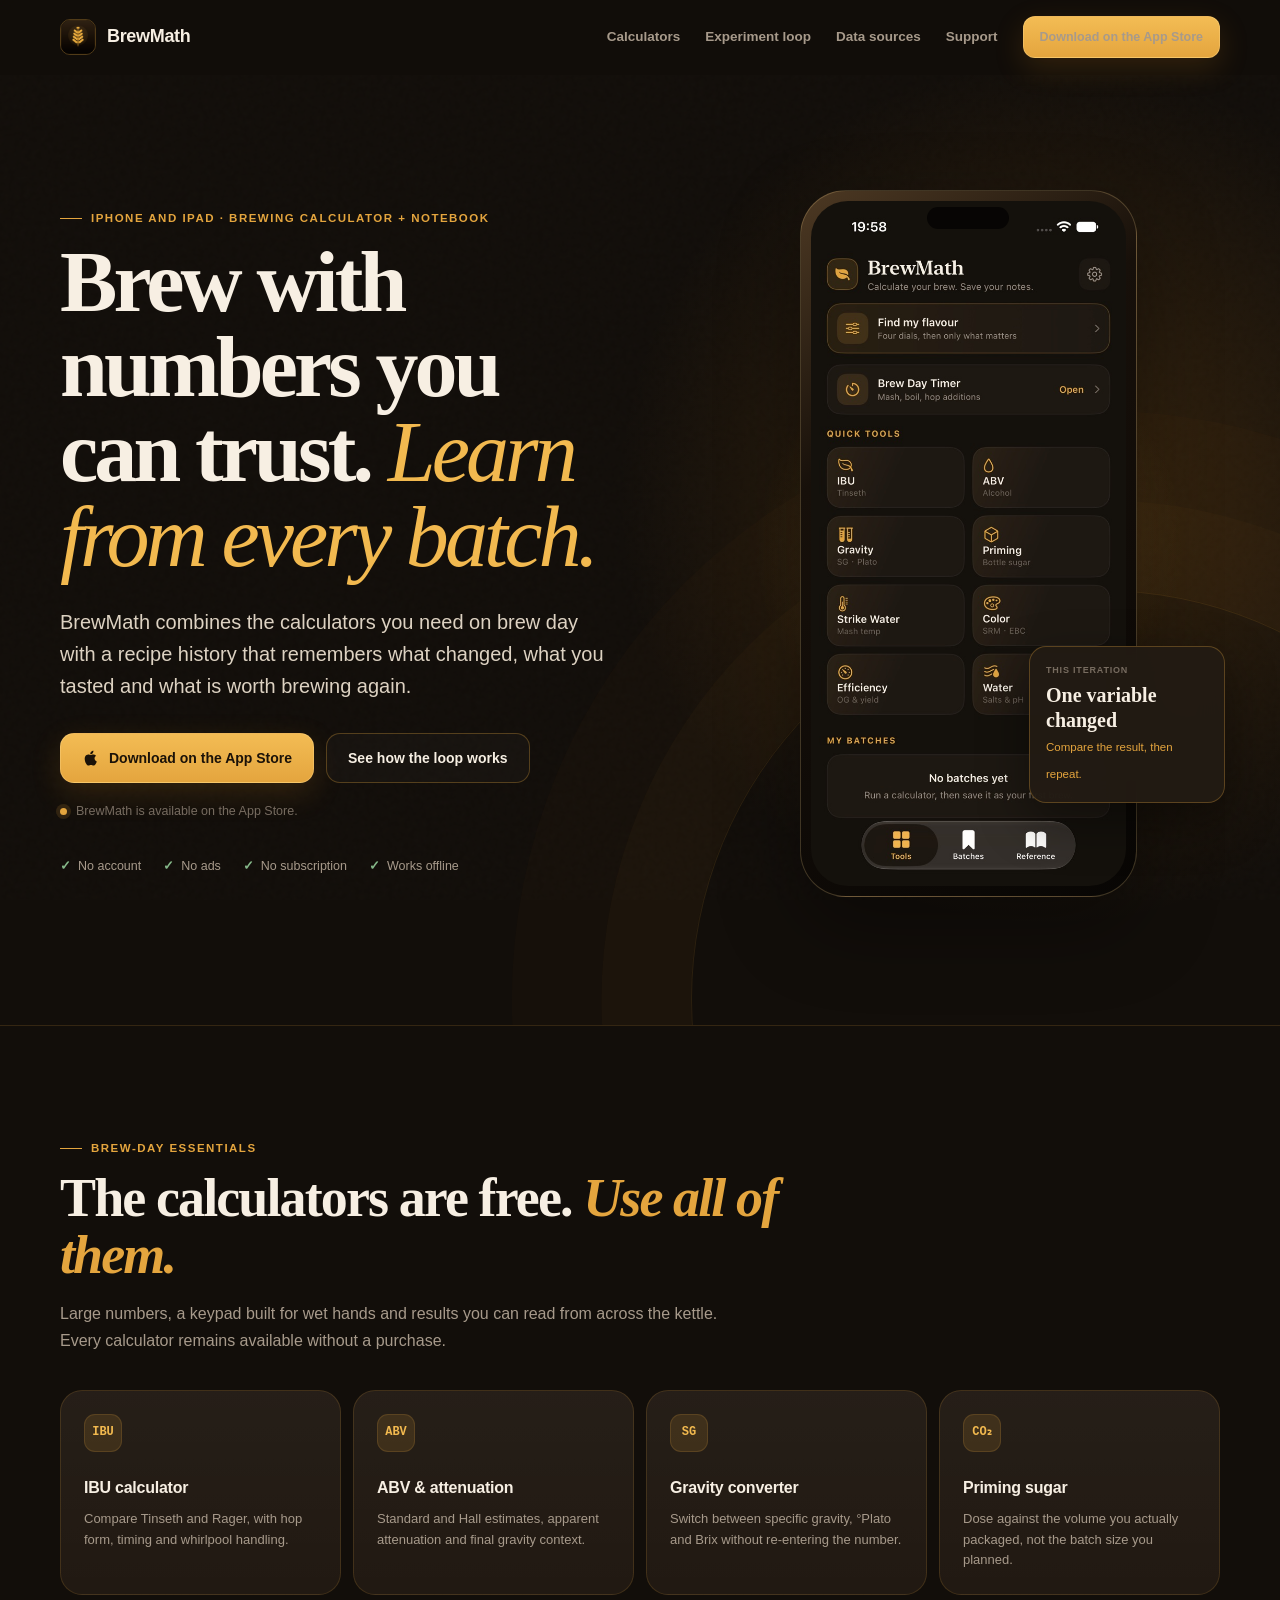
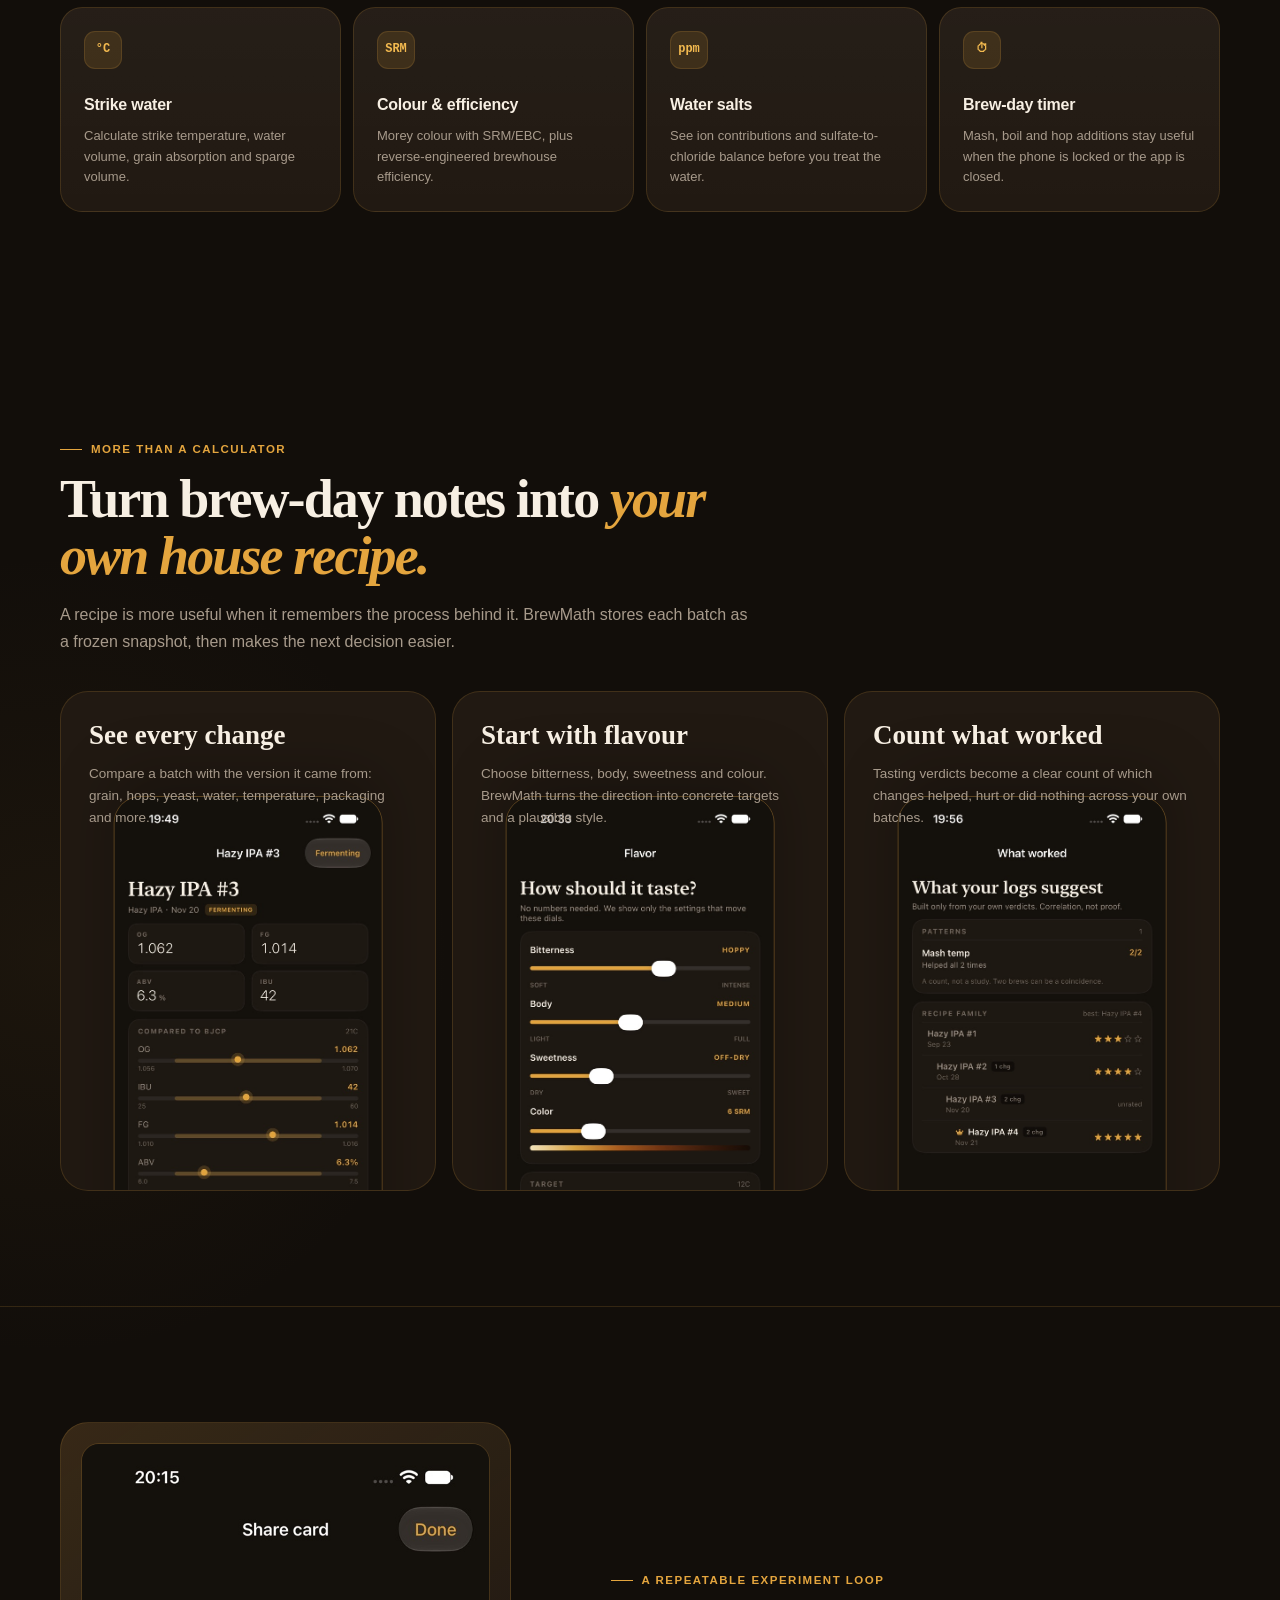
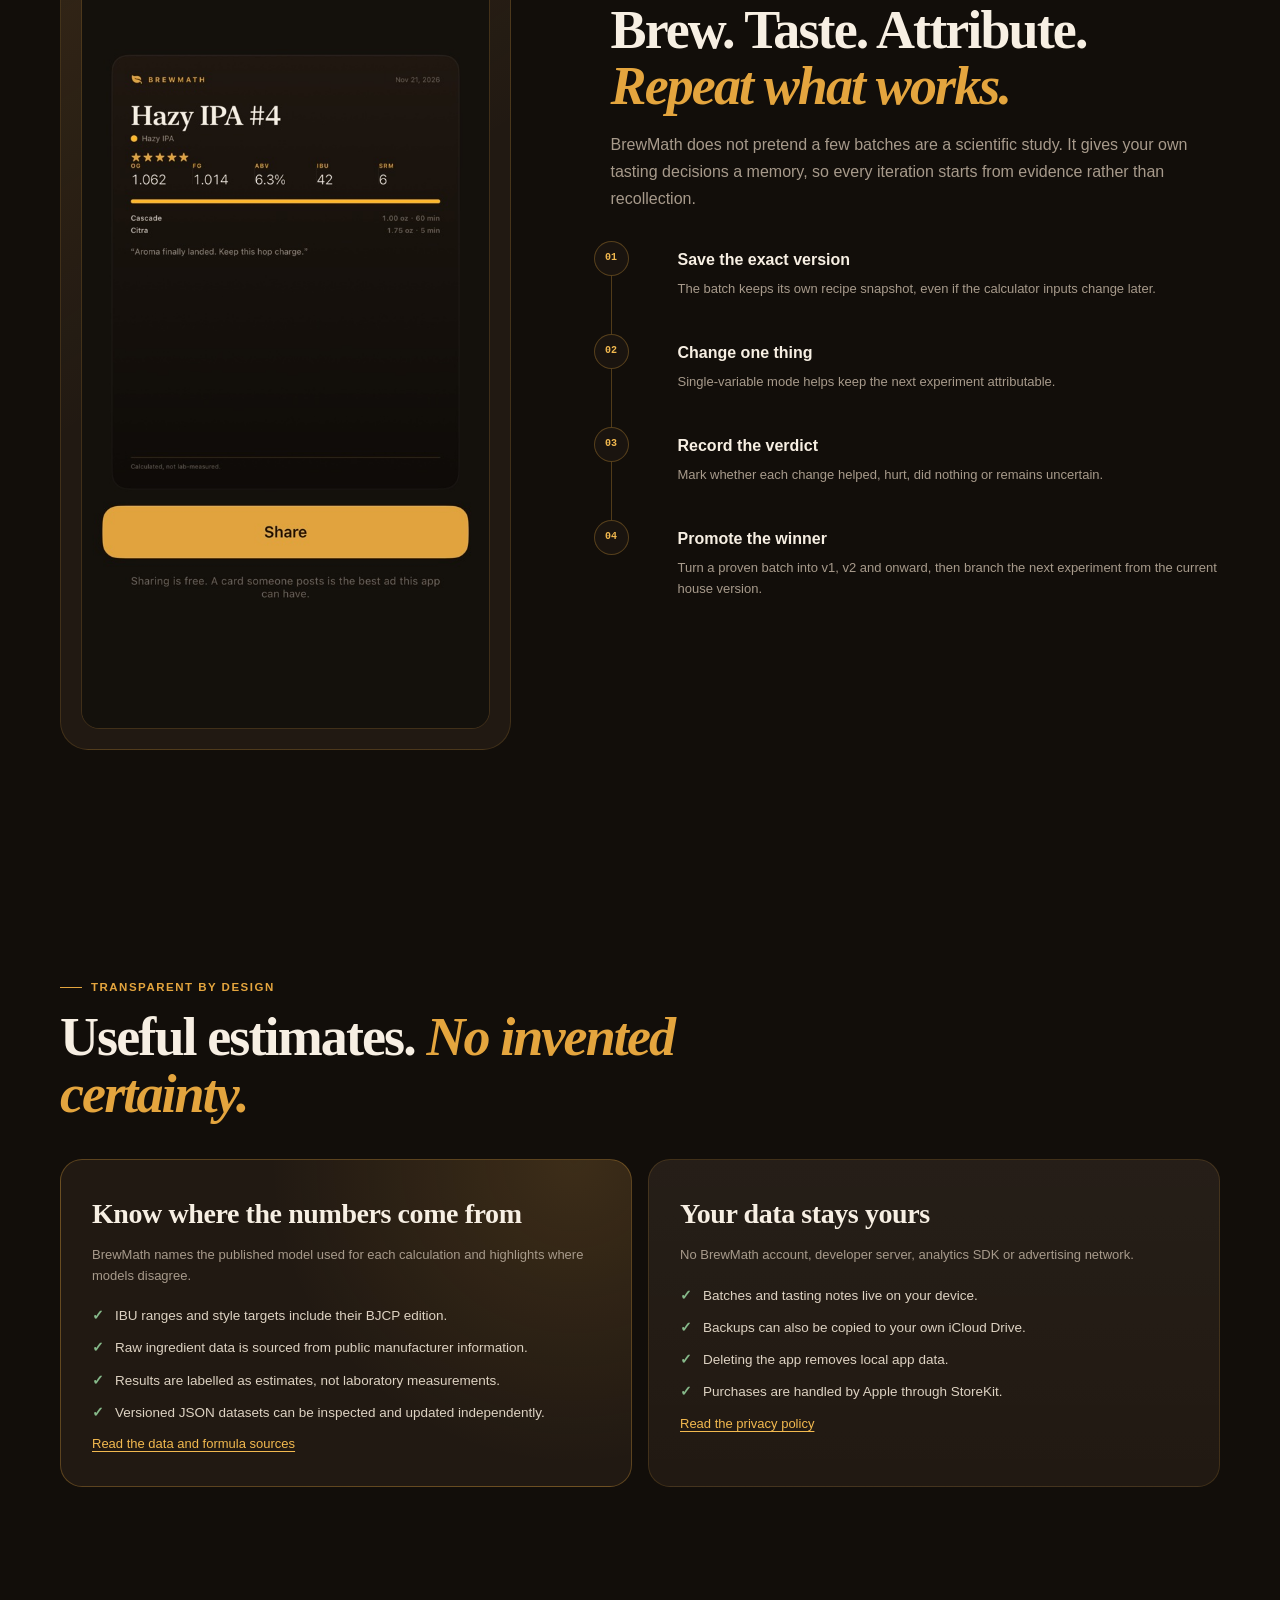
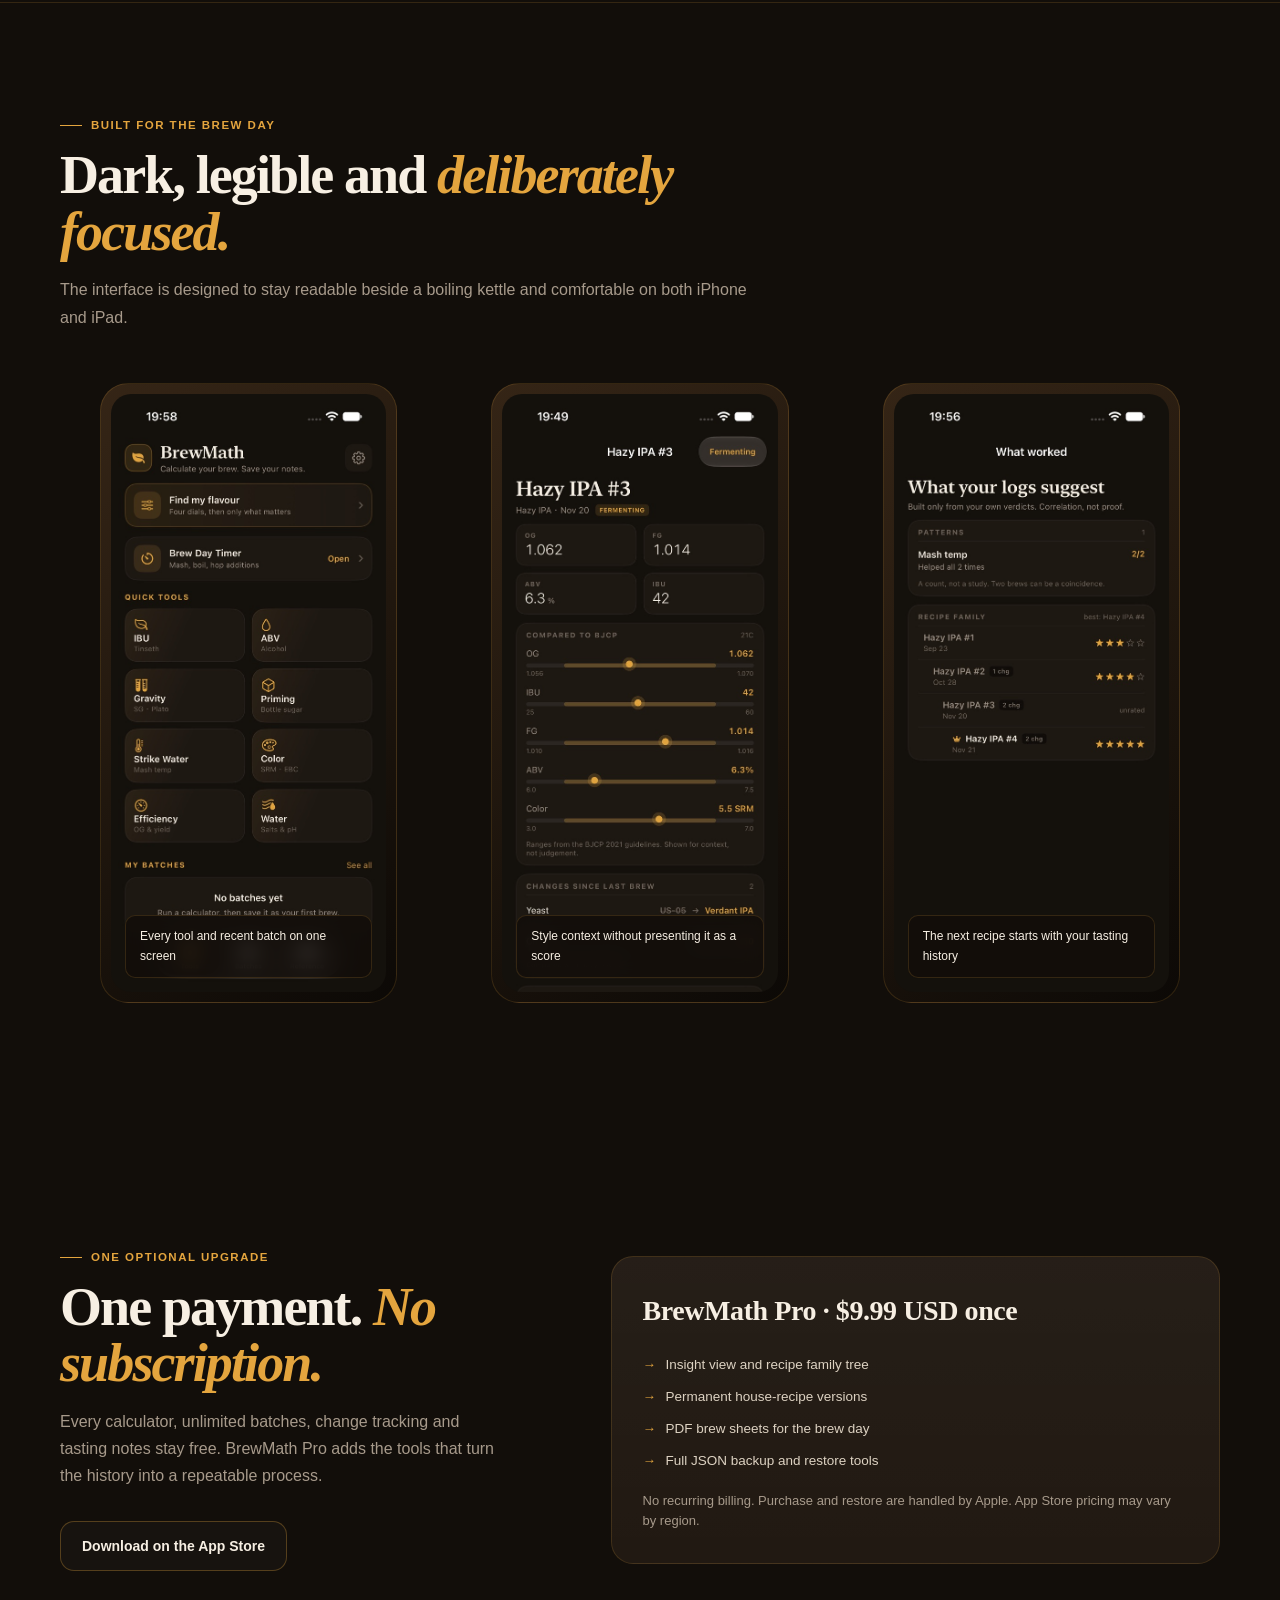
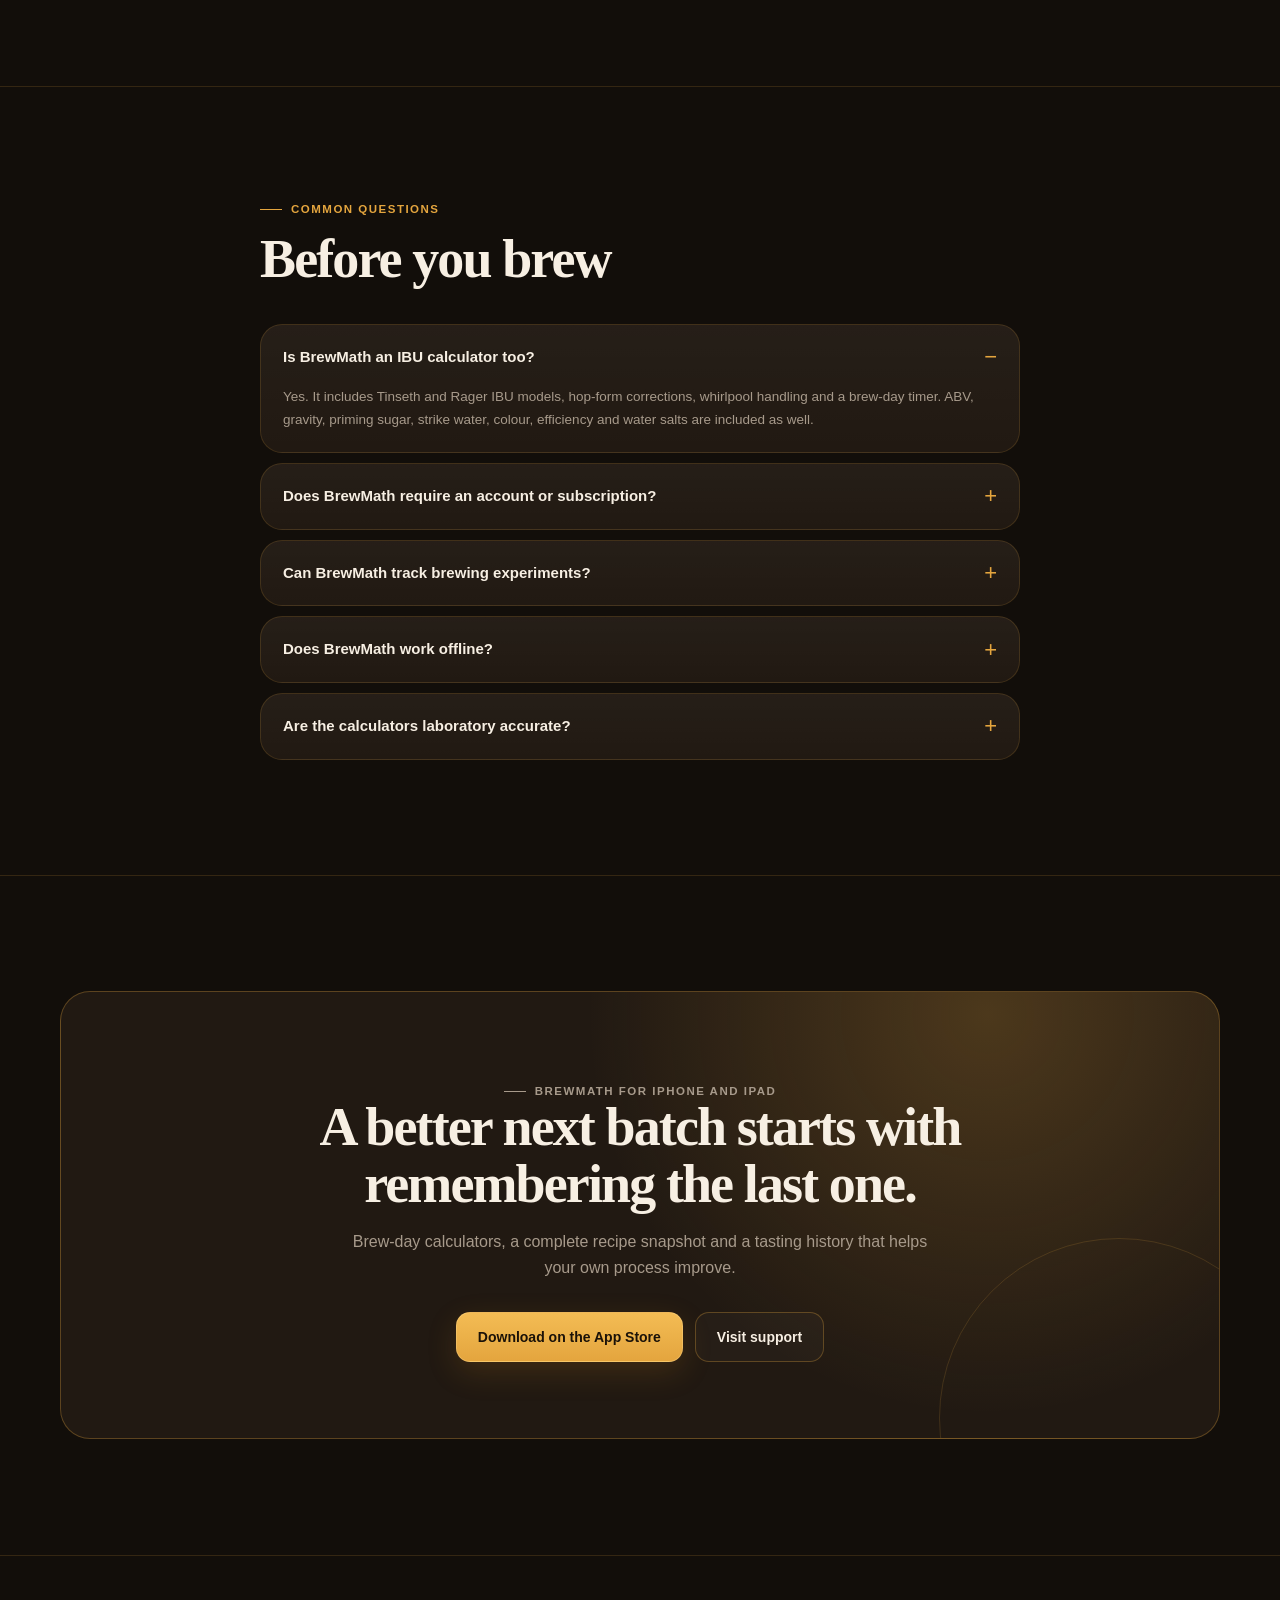
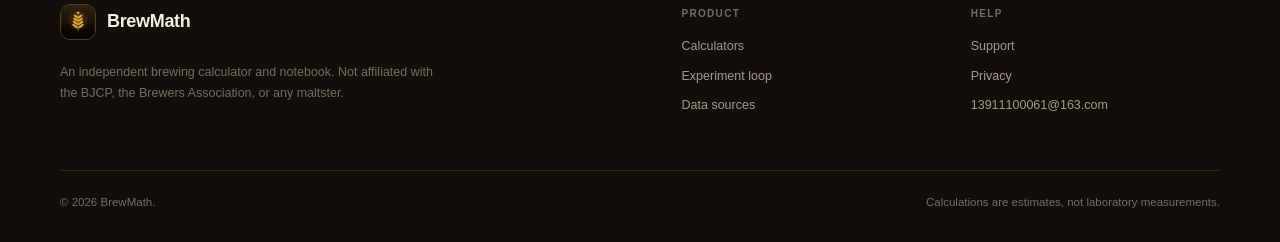
<file: index.html>
<!doctype html>
<html lang="en">
<head>
  <meta charset="utf-8">
  <meta name="viewport" content="width=device-width, initial-scale=1">
  <title>BrewMath — Homebrew Calculator, Brew Log &amp; Recipe Notes</title>
  <meta name="description" content="BrewMath is an offline homebrew calculator and brew log for iPhone and iPad. Calculate IBU, ABV, gravity, priming sugar, water salts and track repeatable brewing experiments.">
  <meta name="theme-color" content="#120e0a">
  <meta name="robots" content="index,follow,max-image-preview:large,max-snippet:-1,max-video-preview:-1">
  <link rel="canonical" href="https://wbs21.github.io/brewmath/">
  <link rel="icon" href="assets/favicon.svg" type="image/svg+xml">
  <link rel="apple-touch-icon" href="assets/app-icon-180.png">
  <link rel="manifest" href="site.webmanifest">
  <link rel="stylesheet" href="styles.css">
  <meta name="apple-itunes-app" content="app-id=6838584763">

  <meta property="og:type" content="website">
  <meta property="og:locale" content="en_US">
  <meta property="og:site_name" content="BrewMath">
  <meta property="og:title" content="BrewMath — Homebrew Calculator &amp; Experiment Log">
  <meta property="og:description" content="Calculate the brew day. Record the recipe. Taste the change. Build a repeatable house recipe from your own batches.">
  <meta property="og:url" content="https://wbs21.github.io/brewmath/">
  <meta property="og:image" content="https://wbs21.github.io/brewmath/assets/og-image.png">
  <meta property="og:image:width" content="1200">
  <meta property="og:image:height" content="630">
  <meta property="og:image:alt" content="BrewMath homebrew calculator and brew log for iPhone and iPad">
  <meta name="twitter:card" content="summary_large_image">
  <meta name="twitter:title" content="BrewMath — Homebrew Calculator &amp; Experiment Log">
  <meta name="twitter:description" content="Brewing calculators, recipe snapshots and a repeatable experiment loop for iPhone and iPad.">
  <meta name="twitter:image" content="https://wbs21.github.io/brewmath/assets/og-image.png">

  <script type="application/ld+json">
  {
    "@context": "https://schema.org",
    "@graph": [
      {
        "@type": "WebSite",
        "@id": "https://wbs21.github.io/brewmath/#website",
        "url": "https://wbs21.github.io/brewmath/",
        "name": "BrewMath",
        "description": "Homebrew calculators, recipe snapshots and a repeatable brewing experiment log for iPhone and iPad.",
        "inLanguage": "en-US"
      },
      {
        "@type": "SoftwareApplication",
        "@id": "https://wbs21.github.io/brewmath/#app",
        "name": "BrewMath: Brew Calculator",
        "url": "https://wbs21.github.io/brewmath/",
        "installUrl": "https://apps.apple.com/app/brewmath-brew-calculator/id6838584763",
        "description": "An offline homebrew calculator and brew log with IBU, ABV, gravity, priming sugar, water chemistry, recipe snapshots, tasting notes and house-recipe versioning.",
        "applicationCategory": "Food & Drink",
        "applicationSubCategory": "Utilities",
        "operatingSystem": "iOS 18 or later",
        "softwareVersion": "1.0",
        "isAccessibleForFree": true,
        "inLanguage": "en-US",
        "offers": {
          "@type": "Offer",
          "price": "0",
          "priceCurrency": "USD",
          "description": "All calculators and unlimited batches are free. An optional one-time Pro purchase unlocks insights, recipe history and export tools."
        },
        "featureList": [
          "IBU calculator with Tinseth and Rager models",
          "ABV and attenuation calculator",
          "Gravity, Plato and Brix conversion",
          "Priming sugar calculator",
          "Strike water and water salt calculators",
          "BJCP beer, mead and cider style comparison",
          "Recipe snapshots and experiment diffs",
          "Tasting notes and house-recipe versions"
        ]
      },
      {
        "@type": "FAQPage",
        "@id": "https://wbs21.github.io/brewmath/#faq",
        "mainEntity": [
          {
            "@type": "Question",
            "name": "Is BrewMath an IBU calculator too?",
            "acceptedAnswer": {
              "@type": "Answer",
              "text": "Yes. BrewMath includes an IBU calculator with Tinseth and Rager models, hop-use corrections and a full brew-day timer."
            }
          },
          {
            "@type": "Question",
            "name": "Does BrewMath require an account or subscription?",
            "acceptedAnswer": {
              "@type": "Answer",
              "text": "No. BrewMath has no account, advertising or subscription. All calculators and unlimited batches are free, with one optional one-time Pro purchase."
            }
          },
          {
            "@type": "Question",
            "name": "Can BrewMath track brewing experiments?",
            "acceptedAnswer": {
              "@type": "Answer",
              "text": "Yes. Each batch stores a frozen recipe snapshot. BrewMath compares later batches with their parent, records tasting verdicts and can promote a repeatable version into a numbered house recipe."
            }
          },
          {
            "@type": "Question",
            "name": "Does BrewMath work offline?",
            "acceptedAnswer": {
              "@type": "Answer",
              "text": "Yes. Calculations, batch notes, recipe data and reference tables work offline. iCloud Drive backup is optional and uses the user's own Apple account."
            }
          }
        ]
      }
    ]
  }
  </script>
</head>
<body>
  <a class="skip-link" href="#main">Skip to content</a>
  <header class="site-header" data-header>
    <div class="container nav-shell">
      <a class="brand" href="index.html" aria-label="BrewMath home">
        <img src="assets/app-icon-96.png" width="36" height="36" alt="">
        <span>BrewMath</span>
      </a>
      <button class="nav-toggle" type="button" aria-label="Open navigation" aria-expanded="false" aria-controls="site-navigation" data-nav-toggle>
        <svg width="19" height="19" viewBox="0 0 20 20" aria-hidden="true">
          <path d="M3 5h14M3 10h14M3 15h14" fill="none" stroke="currentColor" stroke-width="1.8" stroke-linecap="round"/>
        </svg>
      </button>
      <nav class="site-nav" id="site-navigation" aria-label="Primary navigation" data-nav>
        <a href="#calculators">Calculators</a>
        <a href="#experiment-loop">Experiment loop</a>
        <a href="data-sources.html">Data sources</a>
        <a href="support.html">Support</a>
        <a class="button small" href="https://apps.apple.com/app/brewmath-brew-calculator/id6838584763" data-app-store>
          <span data-store-label>Download on the App Store</span>
        </a>
      </nav>
    </div>
  </header>

  <main id="main">
    <section class="hero" aria-labelledby="hero-title">
      <div class="container hero-grid">
        <div>
          <p class="eyebrow">iPhone and iPad · Brewing calculator + notebook</p>
          <h1 id="hero-title">Brew with numbers you can trust. <em>Learn from every batch.</em></h1>
          <p class="hero-copy">
            BrewMath combines the calculators you need on brew day with a recipe history that remembers
            what changed, what you tasted and what is worth brewing again.
          </p>
          <div class="hero-actions">
            <a class="button" href="https://apps.apple.com/app/brewmath-brew-calculator/id6838584763" data-app-store>
              <svg width="18" height="18" viewBox="0 0 24 24" aria-hidden="true">
                <path d="M16.7 12.8c0-2.4 2-3.6 2.1-3.7-1.1-1.7-2.9-1.9-3.5-1.9-1.5-.2-2.9.9-3.7.9-.8 0-1.9-.9-3.2-.9-1.6 0-3.2 1-4 2.5-1.7 3-.4 7.5 1.2 9.9.8 1.2 1.8 2.5 3.1 2.4 1.2-.1 1.7-.8 3.3-.8 1.5 0 2 .8 3.3.8 1.4 0 2.3-1.2 3.1-2.4.9-1.4 1.3-2.8 1.3-2.9-.1 0-3-1.1-3-3.9ZM14.2 5.5c.7-.9 1.2-2.1 1.1-3.3-1.1 0-2.4.7-3.2 1.6-.7.8-1.3 2-1.1 3.2 1.2.1 2.4-.6 3.2-1.5Z" fill="currentColor"/>
              </svg>
              <span data-store-label>Download on the App Store</span>
            </a>
            <a class="button secondary" href="#experiment-loop">See how the loop works</a>
          </div>
          <p class="release-note" id="release-status">
            <span class="status-dot" aria-hidden="true"></span>
            <span data-release-status>Available now on the App Store for iPhone and iPad.</span>
          </p>
          <div class="trust-strip" role="group" aria-label="Product principles">
            <span>No account</span>
            <span>No ads</span>
            <span>No subscription</span>
            <span>Works offline</span>
          </div>
        </div>

        <div class="hero-visual" role="group" aria-label="BrewMath app dashboard">
          <div class="halo" aria-hidden="true"></div>
          <div class="device float">
            <img src="assets/screenshot-home.jpg" width="603" height="1311" alt="BrewMath dashboard showing brewing calculators and recent batches">
          </div>
          <div class="floating-card" aria-hidden="true">
            <small>This iteration</small>
            <strong>One variable changed</strong>
            <span>Compare the result, then repeat.</span>
          </div>
        </div>
      </div>
    </section>

    <section class="section section-border" id="calculators" aria-labelledby="calculators-title">
      <div class="container">
        <div class="section-head reveal">
          <div>
            <p class="eyebrow">Brew-day essentials</p>
            <h2 id="calculators-title">The calculators are free. <em>Use all of them.</em></h2>
            <p class="section-lead">
              Large numbers, a keypad built for wet hands and results you can read from across the kettle.
              Every calculator remains available without a purchase.
            </p>
          </div>
        </div>
        <div class="feature-grid">
          <article class="feature-card reveal">
            <div class="feature-icon" aria-hidden="true">IBU</div>
            <h3>IBU calculator</h3>
            <p>Compare Tinseth and Rager, with hop form, timing and whirlpool handling.</p>
          </article>
          <article class="feature-card reveal">
            <div class="feature-icon" aria-hidden="true">ABV</div>
            <h3>ABV &amp; attenuation</h3>
            <p>Standard and Hall estimates, apparent attenuation and final gravity context.</p>
          </article>
          <article class="feature-card reveal">
            <div class="feature-icon" aria-hidden="true">SG</div>
            <h3>Gravity converter</h3>
            <p>Switch between specific gravity, °Plato and Brix without re-entering the number.</p>
          </article>
          <article class="feature-card reveal">
            <div class="feature-icon" aria-hidden="true">CO₂</div>
            <h3>Priming sugar</h3>
            <p>Dose against the volume you actually packaged, not the batch size you planned.</p>
          </article>
          <article class="feature-card reveal">
            <div class="feature-icon" aria-hidden="true">°C</div>
            <h3>Strike water</h3>
            <p>Calculate strike temperature, water volume, grain absorption and sparge volume.</p>
          </article>
          <article class="feature-card reveal">
            <div class="feature-icon" aria-hidden="true">SRM</div>
            <h3>Colour &amp; efficiency</h3>
            <p>Morey colour with SRM/EBC, plus reverse-engineered brewhouse efficiency.</p>
          </article>
          <article class="feature-card reveal">
            <div class="feature-icon" aria-hidden="true">ppm</div>
            <h3>Water salts</h3>
            <p>See ion contributions and sulfate-to-chloride balance before you treat the water.</p>
          </article>
          <article class="feature-card reveal">
            <div class="feature-icon" aria-hidden="true">⏱</div>
            <h3>Brew-day timer</h3>
            <p>Mash, boil and hop additions stay useful when the phone is locked or the app is closed.</p>
          </article>
        </div>
      </div>
    </section>

    <section class="section" aria-labelledby="notebook-title">
      <div class="container">
        <div class="section-head reveal">
          <div>
            <p class="eyebrow">More than a calculator</p>
            <h2 id="notebook-title">Turn brew-day notes into <em>your own house recipe.</em></h2>
            <p class="section-lead">
              A recipe is more useful when it remembers the process behind it. BrewMath stores each
              batch as a frozen snapshot, then makes the next decision easier.
            </p>
          </div>
        </div>
        <div class="three-grid">
          <article class="story-card reveal">
            <div class="copy">
              <h3>See every change</h3>
              <p>Compare a batch with the version it came from: grain, hops, yeast, water, temperature, packaging and more.</p>
            </div>
            <img src="assets/screenshot-batch.jpg" width="603" height="1311" loading="lazy" alt="BrewMath batch detail comparing a beer with its BJCP style ranges">
          </article>
          <article class="story-card reveal">
            <div class="copy">
              <h3>Start with flavour</h3>
              <p>Choose bitterness, body, sweetness and colour. BrewMath turns the direction into concrete targets and a plausible style.</p>
            </div>
            <img src="assets/screenshot-flavor.jpg" width="603" height="1311" loading="lazy" alt="BrewMath flavour-first brewing controls and style suggestion">
          </article>
          <article class="story-card reveal">
            <div class="copy">
              <h3>Count what worked</h3>
              <p>Tasting verdicts become a clear count of which changes helped, hurt or did nothing across your own batches.</p>
            </div>
            <img src="assets/screenshot-insights.jpg" width="603" height="1311" loading="lazy" alt="BrewMath insights showing which recipe changes helped across brewed batches">
          </article>
        </div>
      </div>
    </section>

    <section class="section section-border" id="experiment-loop" aria-labelledby="loop-title">
      <div class="container loop-grid">
        <div class="loop-visual reveal">
          <img src="assets/screenshot-share.jpg" width="603" height="1311" loading="lazy" alt="BrewMath sharing a finished brew summary card">
        </div>
        <div>
          <p class="eyebrow">A repeatable experiment loop</p>
          <h2 id="loop-title">Brew. Taste. Attribute. <em>Repeat what works.</em></h2>
          <p class="section-lead">
            BrewMath does not pretend a few batches are a scientific study. It gives your own tasting
            decisions a memory, so every iteration starts from evidence rather than recollection.
          </p>
          <ol class="step-list">
            <li class="reveal">
              <h3>Save the exact version</h3>
              <p>The batch keeps its own recipe snapshot, even if the calculator inputs change later.</p>
            </li>
            <li class="reveal">
              <h3>Change one thing</h3>
              <p>Single-variable mode helps keep the next experiment attributable.</p>
            </li>
            <li class="reveal">
              <h3>Record the verdict</h3>
              <p>Mark whether each change helped, hurt, did nothing or remains uncertain.</p>
            </li>
            <li class="reveal">
              <h3>Promote the winner</h3>
              <p>Turn a proven batch into v1, v2 and onward, then branch the next experiment from the current house version.</p>
            </li>
          </ol>
        </div>
      </div>
    </section>

    <section class="section" aria-labelledby="honest-title">
      <div class="container">
        <div class="section-head reveal">
          <div>
            <p class="eyebrow">Transparent by design</p>
            <h2 id="honest-title">Useful estimates. <em>No invented certainty.</em></h2>
          </div>
        </div>
        <div class="compare-grid">
          <article class="content-card accent reveal">
            <h3>Know where the numbers come from</h3>
            <p>BrewMath names the published model used for each calculation and highlights where models disagree.</p>
            <ul class="check-list">
              <li>IBU ranges and style targets include their BJCP edition.</li>
              <li>Raw ingredient data is sourced from public manufacturer information.</li>
              <li>Results are labelled as estimates, not laboratory measurements.</li>
              <li>Versioned JSON datasets can be inspected and updated independently.</li>
            </ul>
            <p><a href="data-sources.html">Read the data and formula sources</a></p>
          </article>
          <article class="content-card reveal">
            <h3>Your data stays yours</h3>
            <p>No BrewMath account, developer server, analytics SDK or advertising network.</p>
            <ul class="check-list">
              <li>Batches and tasting notes live on your device.</li>
              <li>Backups can also be copied to your own iCloud Drive.</li>
              <li>Deleting the app removes local app data.</li>
              <li>Purchases are handled by Apple through StoreKit.</li>
            </ul>
            <p><a href="privacy.html">Read the privacy policy</a></p>
          </article>
        </div>
      </div>
    </section>

    <section class="section section-border" aria-labelledby="screens-title">
      <div class="container">
        <div class="section-head reveal">
          <div>
            <p class="eyebrow">Built for the brew day</p>
            <h2 id="screens-title">Dark, legible and <em>deliberately focused.</em></h2>
            <p class="section-lead">The interface is designed to stay readable beside a boiling kettle and comfortable on both iPhone and iPad.</p>
          </div>
        </div>
        <div class="screenshot-rail">
          <figure class="screenshot-card reveal">
            <img src="assets/screenshot-home.jpg" width="603" height="1311" loading="lazy" alt="BrewMath calculator dashboard">
            <figcaption>Every tool and recent batch on one screen</figcaption>
          </figure>
          <figure class="screenshot-card reveal">
            <img src="assets/screenshot-batch.jpg" width="603" height="1311" loading="lazy" alt="BrewMath batch metrics and BJCP comparison">
            <figcaption>Style context without presenting it as a score</figcaption>
          </figure>
          <figure class="screenshot-card reveal">
            <img src="assets/screenshot-insights.jpg" width="603" height="1311" loading="lazy" alt="BrewMath experiment insights screen">
            <figcaption>The next recipe starts with your tasting history</figcaption>
          </figure>
        </div>
      </div>
    </section>

    <section class="section" id="pricing" aria-labelledby="pricing-title">
      <div class="container loop-grid">
        <div>
          <p class="eyebrow">One optional upgrade</p>
          <h2 id="pricing-title">One payment. <em>No subscription.</em></h2>
          <p class="section-lead">
            Every calculator, unlimited batches, change tracking and tasting notes stay free.
            BrewMath Pro adds the tools that turn the history into a repeatable process.
          </p>
          <div class="hero-actions">
            <a class="button secondary" href="https://apps.apple.com/app/brewmath-brew-calculator/id6838584763" data-app-store>
              <span data-store-label>Download on the App Store</span>
            </a>
          </div>
        </div>
        <div class="compare-grid" style="grid-template-columns:1fr">
          <article class="content-card reveal">
            <h3>BrewMath Pro · $9.99 USD once</h3>
            <ul class="plain-list">
              <li>Insight view and recipe family tree</li>
              <li>Permanent house-recipe versions</li>
              <li>PDF brew sheets for the brew day</li>
              <li>Full JSON backup and restore tools</li>
            </ul>
            <p style="margin-top:18px">No recurring billing. Purchase and restore are handled by Apple. App Store pricing may vary by region.</p>
          </article>
        </div>
      </div>
    </section>

    <section class="section section-border" id="faq" aria-labelledby="faq-title">
      <div class="container reading">
        <div class="section-head reveal">
          <div>
            <p class="eyebrow">Common questions</p>
            <h2 id="faq-title">Before you brew</h2>
          </div>
        </div>
        <div class="faq-list faq">
          <details open>
            <summary>Is BrewMath an IBU calculator too?</summary>
            <p>Yes. It includes Tinseth and Rager IBU models, hop-form corrections, whirlpool handling and a brew-day timer. ABV, gravity, priming sugar, strike water, colour, efficiency and water salts are included as well.</p>
          </details>
          <details>
            <summary>Does BrewMath require an account or subscription?</summary>
            <p>No. There is no BrewMath account and no subscription. All calculators and unlimited batches are free. One optional one-time Pro purchase unlocks insights, recipe history and export tools.</p>
          </details>
          <details>
            <summary>Can BrewMath track brewing experiments?</summary>
            <p>Yes. Every batch owns a frozen recipe snapshot. BrewMath compares it with the batch it came from, records tasting verdicts and can promote a repeatable version into a numbered house recipe.</p>
          </details>
          <details>
            <summary>Does BrewMath work offline?</summary>
            <p>Yes. Calculations, batch notes, recipes and reference tables work without a network connection. iCloud Drive backup is optional and uses your own Apple account.</p>
          </details>
          <details>
            <summary>Are the calculators laboratory accurate?</summary>
            <p>No brewing calculator can replace a laboratory measurement. BrewMath uses established public models and labels estimates honestly. Results can differ with ingredients, process and measurement technique.</p>
          </details>
        </div>
      </div>
    </section>

    <section class="section section-border">
      <div class="container">
        <div class="cta-panel reveal">
          <p class="eyebrow" style="justify-content:center">BrewMath for iPhone and iPad</p>
          <h2>A better next batch starts with remembering the last one.</h2>
          <p>Brew-day calculators, a complete recipe snapshot and a tasting history that helps your own process improve.</p>
          <div class="hero-actions">
            <a class="button" href="https://apps.apple.com/app/brewmath-brew-calculator/id6838584763" data-app-store>
              <span data-store-label>Download on the App Store</span>
            </a>
            <a class="button secondary" href="support.html">Visit support</a>
          </div>
        </div>
      </div>
    </section>
  </main>

  <footer class="site-footer">
    <div class="container">
      <div class="footer-grid">
        <div class="footer-brand">
          <a class="brand" href="index.html" aria-label="BrewMath home">
            <img src="assets/app-icon-96.png" width="36" height="36" alt="">
            <span>BrewMath</span>
          </a>
          <p>An independent brewing calculator and notebook. Not affiliated with the BJCP, the Brewers Association, or any maltster.</p>
        </div>
        <div class="footer-links">
          <h2>Product</h2>
          <a href="#calculators">Calculators</a>
          <a href="#experiment-loop">Experiment loop</a>
          <a href="data-sources.html">Data sources</a>
        </div>
        <div class="footer-links">
          <h2>Help</h2>
          <a href="support.html">Support</a>
          <a href="privacy.html">Privacy</a>
          <a href="mailto:13911100061@163.com" data-support-email data-show-email="true">13911100061@163.com</a>
        </div>
      </div>
      <div class="footer-bottom">
        <span>© <span data-current-year>2026</span> BrewMath.</span>
        <span>Calculations are estimates, not laboratory measurements.</span>
      </div>
    </div>
  </footer>
  <script src="config.js"></script>
  <script src="script.js"></script>
</body>
</html>
</file>
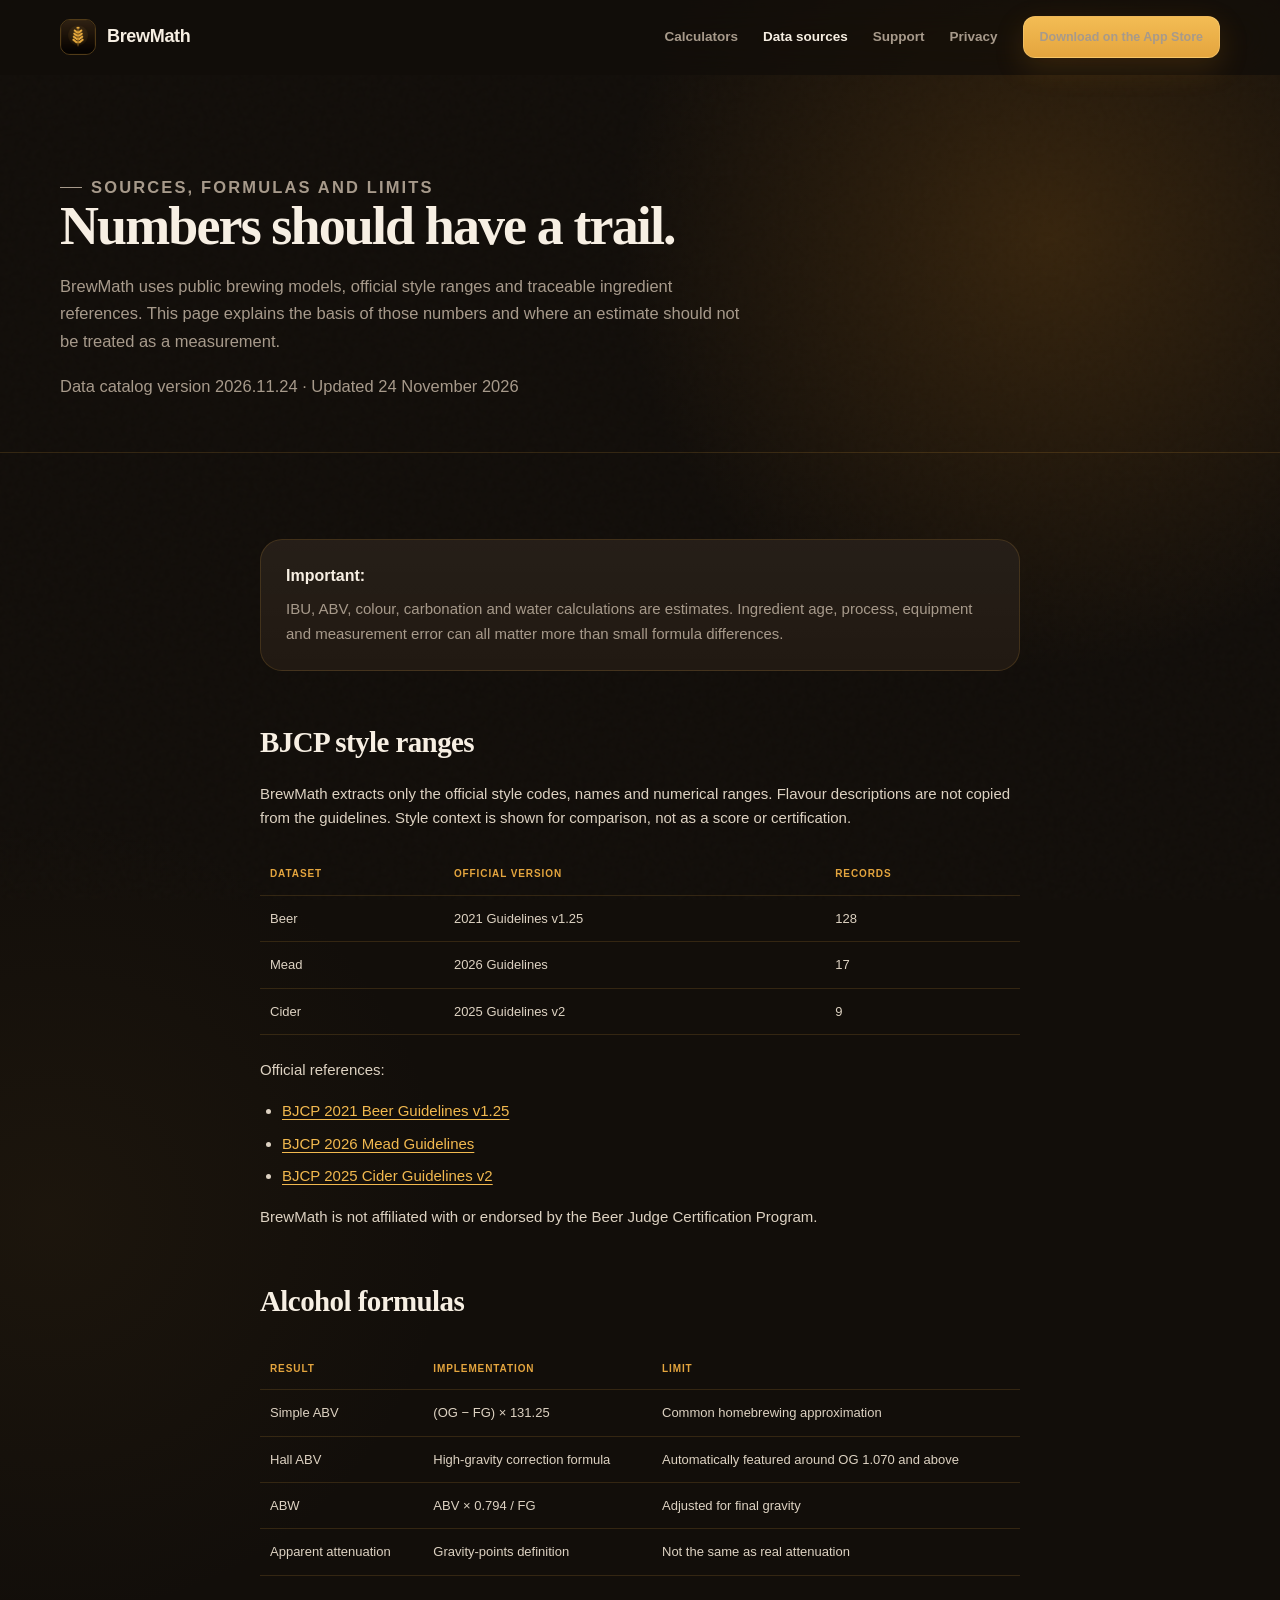
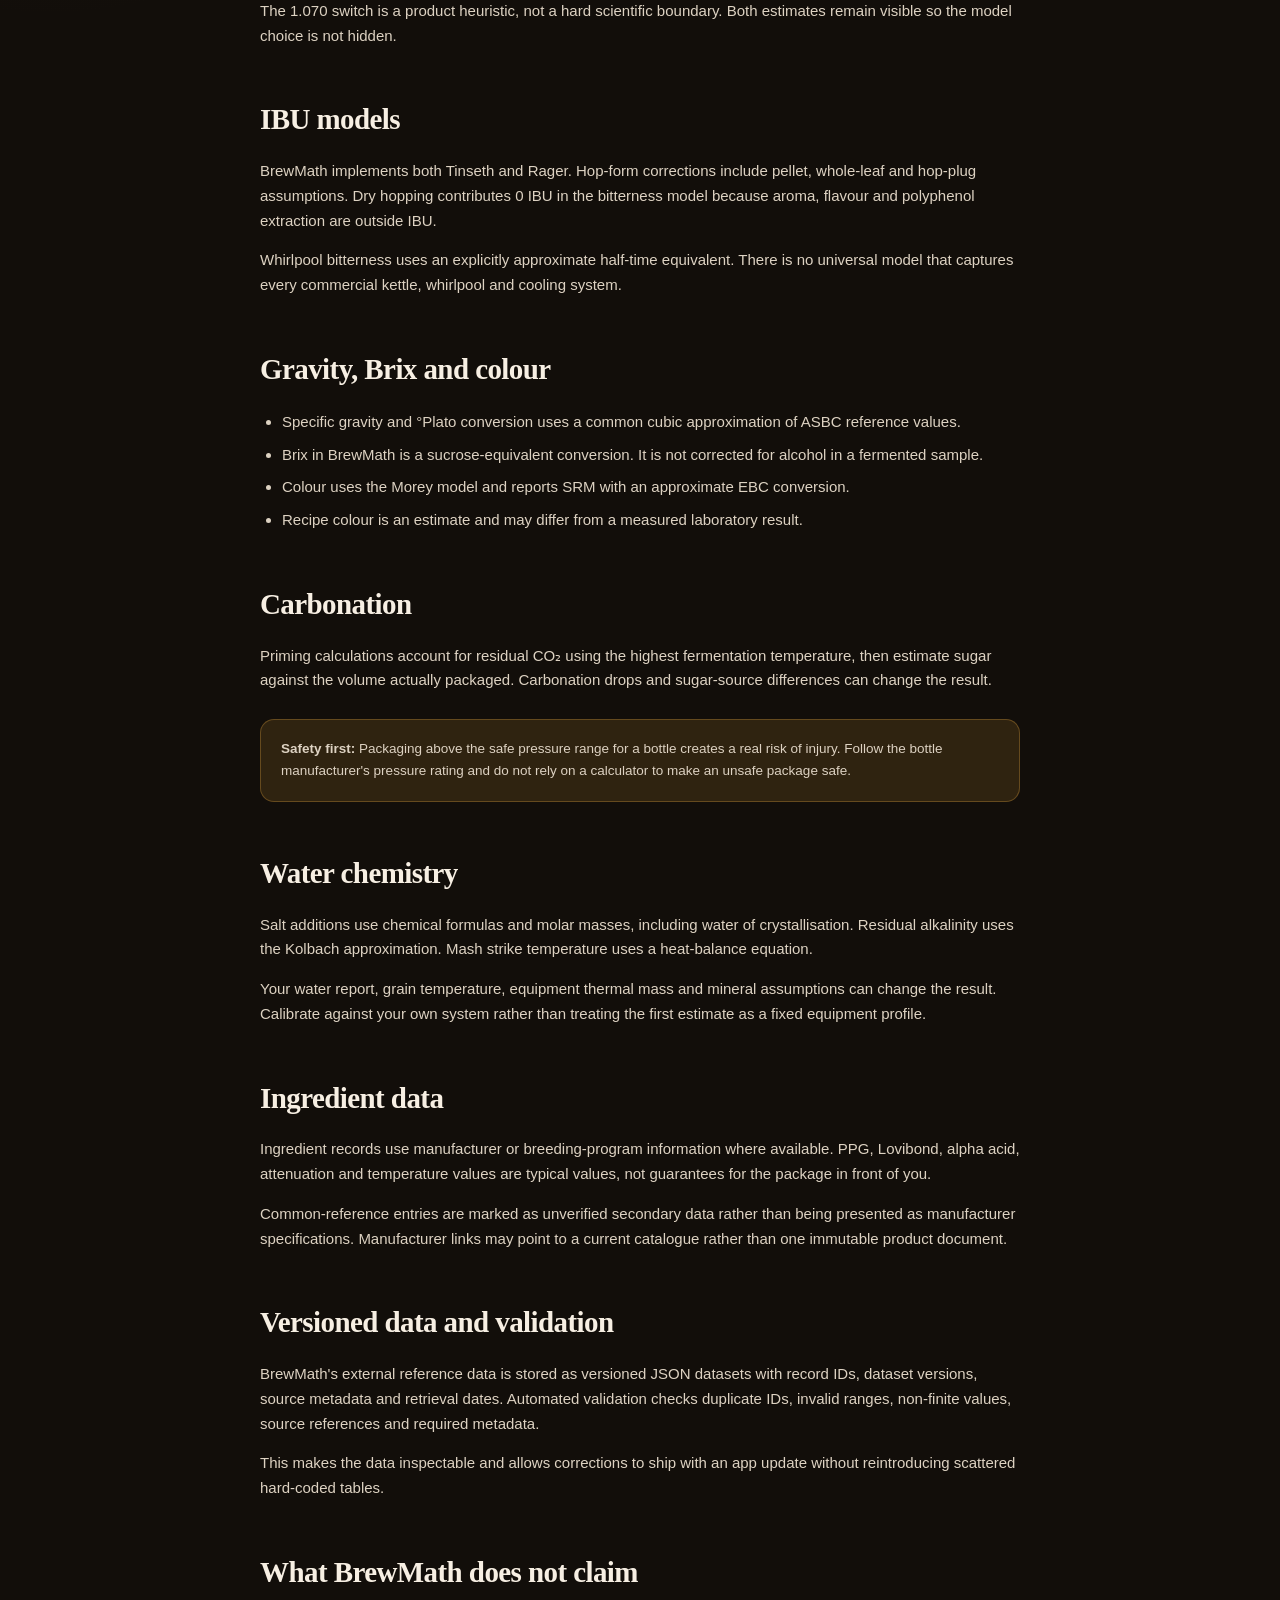
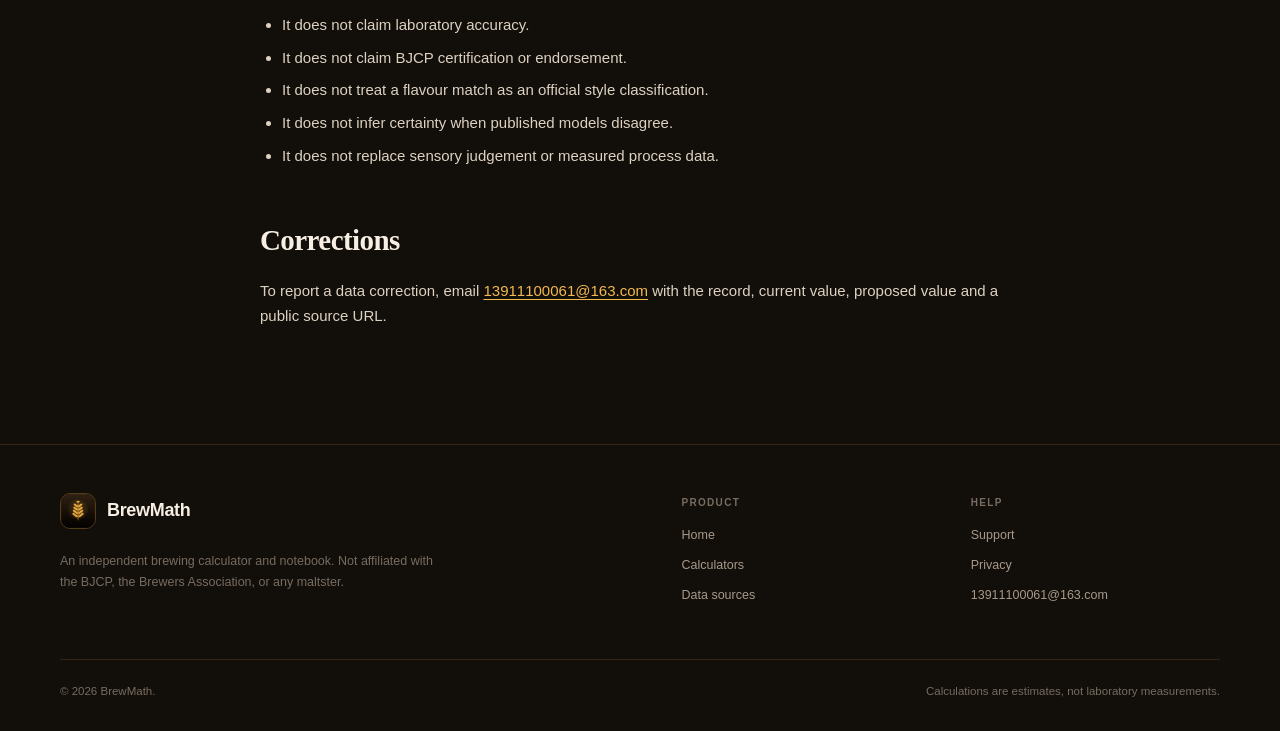
<file: data-sources.html>
<!doctype html>
<html lang="en">
<head>
  <meta charset="utf-8">
  <meta name="viewport" content="width=device-width, initial-scale=1">
  <title>BrewMath Data Sources &amp; Brewing Formulas</title>
  <meta name="description" content="See the BJCP editions, brewing formulas, ingredient references and stated limits behind BrewMath's IBU, ABV, gravity, colour, carbonation and water calculations.">
  <meta name="theme-color" content="#120e0a">
  <meta name="robots" content="index,follow,max-image-preview:large">
  <link rel="canonical" href="https://wbs21.github.io/brewmath/data-sources.html">
  <link rel="icon" href="assets/favicon.svg" type="image/svg+xml">
  <link rel="apple-touch-icon" href="assets/app-icon-180.png">
  <link rel="manifest" href="site.webmanifest">
  <link rel="stylesheet" href="styles.css">
  <meta name="apple-itunes-app" content="app-id=6838584763">
  <meta property="og:type" content="article">
  <meta property="og:title" content="BrewMath Data Sources &amp; Brewing Formulas">
  <meta property="og:description" content="The public references and stated limits behind BrewMath's brewing calculations.">
  <meta property="og:url" content="https://wbs21.github.io/brewmath/data-sources.html">
  <meta property="og:image" content="https://wbs21.github.io/brewmath/assets/og-image.png">
  <meta name="twitter:card" content="summary_large_image">
  <script type="application/ld+json">
  {
    "@context": "https://schema.org",
    "@type": "TechArticle",
    "headline": "BrewMath Data Sources and Brewing Formula References",
    "description": "Public style references, brewing formulas and ingredient sources used by BrewMath, including known calculation limits.",
    "url": "https://wbs21.github.io/brewmath/data-sources.html",
    "dateModified": "2026-11-26",
    "inLanguage": "en-US"
  }
  </script>
</head>
<body>
  <a class="skip-link" href="#main">Skip to content</a>
  <header class="site-header" data-header>
    <div class="container nav-shell">
      <a class="brand" href="index.html" aria-label="BrewMath home">
        <img src="assets/app-icon-96.png" width="36" height="36" alt="">
        <span>BrewMath</span>
      </a>
      <button class="nav-toggle" type="button" aria-label="Open navigation" aria-expanded="false" aria-controls="site-navigation" data-nav-toggle>
        <svg width="19" height="19" viewBox="0 0 20 20" aria-hidden="true">
          <path d="M3 5h14M3 10h14M3 15h14" fill="none" stroke="currentColor" stroke-width="1.8" stroke-linecap="round"/>
        </svg>
      </button>
      <nav class="site-nav" id="site-navigation" aria-label="Primary navigation" data-nav>
        <a href="index.html#calculators">Calculators</a>
        <a href="data-sources.html" aria-current="page">Data sources</a>
        <a href="support.html">Support</a>
        <a href="privacy.html">Privacy</a>
        <a class="button small" href="https://apps.apple.com/app/brewmath-brew-calculator/id6838584763" data-app-store>
          <span data-store-label>Download on the App Store</span>
        </a>
      </nav>
    </div>
  </header>

  <main id="main">
    <section class="page-hero">
      <div class="container">
        <p class="eyebrow">Sources, formulas and limits</p>
        <h1>Numbers should have a trail.</h1>
        <p>BrewMath uses public brewing models, official style ranges and traceable ingredient references. This page explains the basis of those numbers and where an estimate should not be treated as a measurement.</p>
        <p class="page-meta">Data catalog version 2026.11.24 · Updated 24 November 2026</p>
      </div>
    </section>

    <article class="article">
      <div class="reading">
        <div class="legal-card">
          <strong>Important:</strong>
          <p style="margin:8px 0 0;color:var(--muted)">IBU, ABV, colour, carbonation and water calculations are estimates. Ingredient age, process, equipment and measurement error can all matter more than small formula differences.</p>
        </div>

        <h2>BJCP style ranges</h2>
        <p>BrewMath extracts only the official style codes, names and numerical ranges. Flavour descriptions are not copied from the guidelines. Style context is shown for comparison, not as a score or certification.</p>
        <table class="data-table">
          <thead>
            <tr><th scope="col">Dataset</th><th scope="col">Official version</th><th scope="col">Records</th></tr>
          </thead>
          <tbody>
            <tr><td>Beer</td><td>2021 Guidelines v1.25</td><td>128</td></tr>
            <tr><td>Mead</td><td>2026 Guidelines</td><td>17</td></tr>
            <tr><td>Cider</td><td>2025 Guidelines v2</td><td>9</td></tr>
          </tbody>
        </table>
        <p>Official references:</p>
        <ul>
          <li><a href="https://www.bjcp.org/wp-content/uploads/2025/02/2021_Guidelines_Beer_1.25.pdf" rel="noopener">BJCP 2021 Beer Guidelines v1.25</a></li>
          <li><a href="https://www.bjcp.org/wp-content/uploads/2026/08/2026_Guidelines_Mead-final.pdf" rel="noopener">BJCP 2026 Mead Guidelines</a></li>
          <li><a href="https://www.bjcp.org/wp-content/uploads/2026/08/2025_Guidelines_Cider_v2_final.pdf" rel="noopener">BJCP 2025 Cider Guidelines v2</a></li>
        </ul>
        <p>BrewMath is not affiliated with or endorsed by the Beer Judge Certification Program.</p>

        <h2>Alcohol formulas</h2>
        <table class="data-table">
          <thead>
            <tr><th scope="col">Result</th><th scope="col">Implementation</th><th scope="col">Limit</th></tr>
          </thead>
          <tbody>
            <tr><td>Simple ABV</td><td>(OG − FG) × 131.25</td><td>Common homebrewing approximation</td></tr>
            <tr><td>Hall ABV</td><td>High-gravity correction formula</td><td>Automatically featured around OG 1.070 and above</td></tr>
            <tr><td>ABW</td><td>ABV × 0.794 / FG</td><td>Adjusted for final gravity</td></tr>
            <tr><td>Apparent attenuation</td><td>Gravity-points definition</td><td>Not the same as real attenuation</td></tr>
          </tbody>
        </table>
        <p>The 1.070 switch is a product heuristic, not a hard scientific boundary. Both estimates remain visible so the model choice is not hidden.</p>

        <h2>IBU models</h2>
        <p>BrewMath implements both Tinseth and Rager. Hop-form corrections include pellet, whole-leaf and hop-plug assumptions. Dry hopping contributes 0 IBU in the bitterness model because aroma, flavour and polyphenol extraction are outside IBU.</p>
        <p>Whirlpool bitterness uses an explicitly approximate half-time equivalent. There is no universal model that captures every commercial kettle, whirlpool and cooling system.</p>

        <h2>Gravity, Brix and colour</h2>
        <ul>
          <li>Specific gravity and °Plato conversion uses a common cubic approximation of ASBC reference values.</li>
          <li>Brix in BrewMath is a sucrose-equivalent conversion. It is not corrected for alcohol in a fermented sample.</li>
          <li>Colour uses the Morey model and reports SRM with an approximate EBC conversion.</li>
          <li>Recipe colour is an estimate and may differ from a measured laboratory result.</li>
        </ul>

        <h2>Carbonation</h2>
        <p>Priming calculations account for residual CO₂ using the highest fermentation temperature, then estimate sugar against the volume actually packaged. Carbonation drops and sugar-source differences can change the result.</p>
        <div class="note"><strong>Safety first:</strong> Packaging above the safe pressure range for a bottle creates a real risk of injury. Follow the bottle manufacturer's pressure rating and do not rely on a calculator to make an unsafe package safe.</div>

        <h2>Water chemistry</h2>
        <p>Salt additions use chemical formulas and molar masses, including water of crystallisation. Residual alkalinity uses the Kolbach approximation. Mash strike temperature uses a heat-balance equation.</p>
        <p>Your water report, grain temperature, equipment thermal mass and mineral assumptions can change the result. Calibrate against your own system rather than treating the first estimate as a fixed equipment profile.</p>

        <h2>Ingredient data</h2>
        <p>Ingredient records use manufacturer or breeding-program information where available. PPG, Lovibond, alpha acid, attenuation and temperature values are typical values, not guarantees for the package in front of you.</p>
        <p>Common-reference entries are marked as unverified secondary data rather than being presented as manufacturer specifications. Manufacturer links may point to a current catalogue rather than one immutable product document.</p>

        <h2>Versioned data and validation</h2>
        <p>BrewMath's external reference data is stored as versioned JSON datasets with record IDs, dataset versions, source metadata and retrieval dates. Automated validation checks duplicate IDs, invalid ranges, non-finite values, source references and required metadata.</p>
        <p>This makes the data inspectable and allows corrections to ship with an app update without reintroducing scattered hard-coded tables.</p>

        <h2>What BrewMath does not claim</h2>
        <ul>
          <li>It does not claim laboratory accuracy.</li>
          <li>It does not claim BJCP certification or endorsement.</li>
          <li>It does not treat a flavour match as an official style classification.</li>
          <li>It does not infer certainty when published models disagree.</li>
          <li>It does not replace sensory judgement or measured process data.</li>
        </ul>

        <h2>Corrections</h2>
        <p>To report a data correction, email <a href="mailto:13911100061@163.com" data-support-email data-show-email="true">13911100061@163.com</a> with the record, current value, proposed value and a public source URL.</p>
      </div>
    </article>
  </main>

  <footer class="site-footer">
    <div class="container">
      <div class="footer-grid">
        <div class="footer-brand">
          <a class="brand" href="index.html" aria-label="BrewMath home">
            <img src="assets/app-icon-96.png" width="36" height="36" alt="">
            <span>BrewMath</span>
          </a>
          <p>An independent brewing calculator and notebook. Not affiliated with the BJCP, the Brewers Association, or any maltster.</p>
        </div>
        <div class="footer-links">
          <h2>Product</h2>
          <a href="index.html">Home</a>
          <a href="index.html#calculators">Calculators</a>
          <a href="data-sources.html">Data sources</a>
        </div>
        <div class="footer-links">
          <h2>Help</h2>
          <a href="support.html">Support</a>
          <a href="privacy.html">Privacy</a>
          <a href="mailto:13911100061@163.com" data-support-email data-show-email="true">13911100061@163.com</a>
        </div>
      </div>
      <div class="footer-bottom">
        <span>© <span data-current-year>2026</span> BrewMath.</span>
        <span>Calculations are estimates, not laboratory measurements.</span>
      </div>
    </div>
  </footer>
  <script src="config.js"></script>
  <script src="script.js"></script>
</body>
</html>
</file>
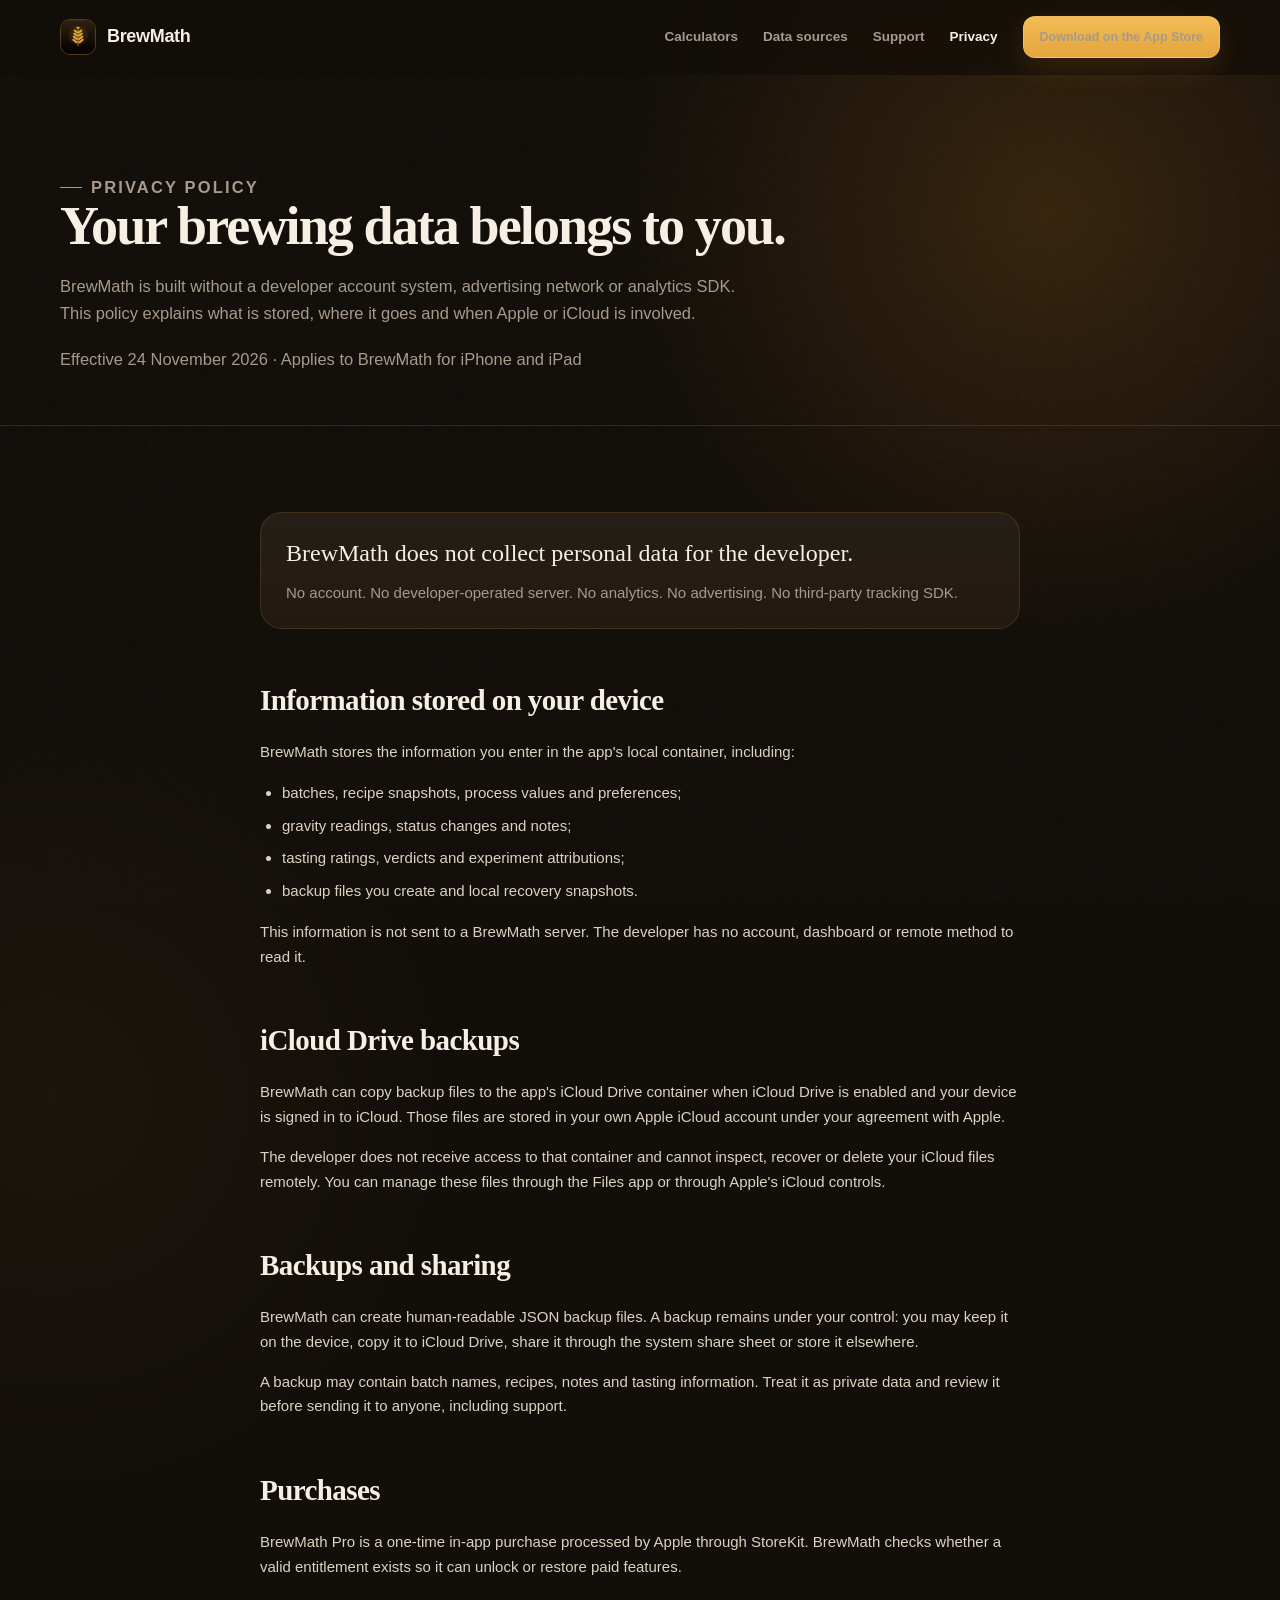
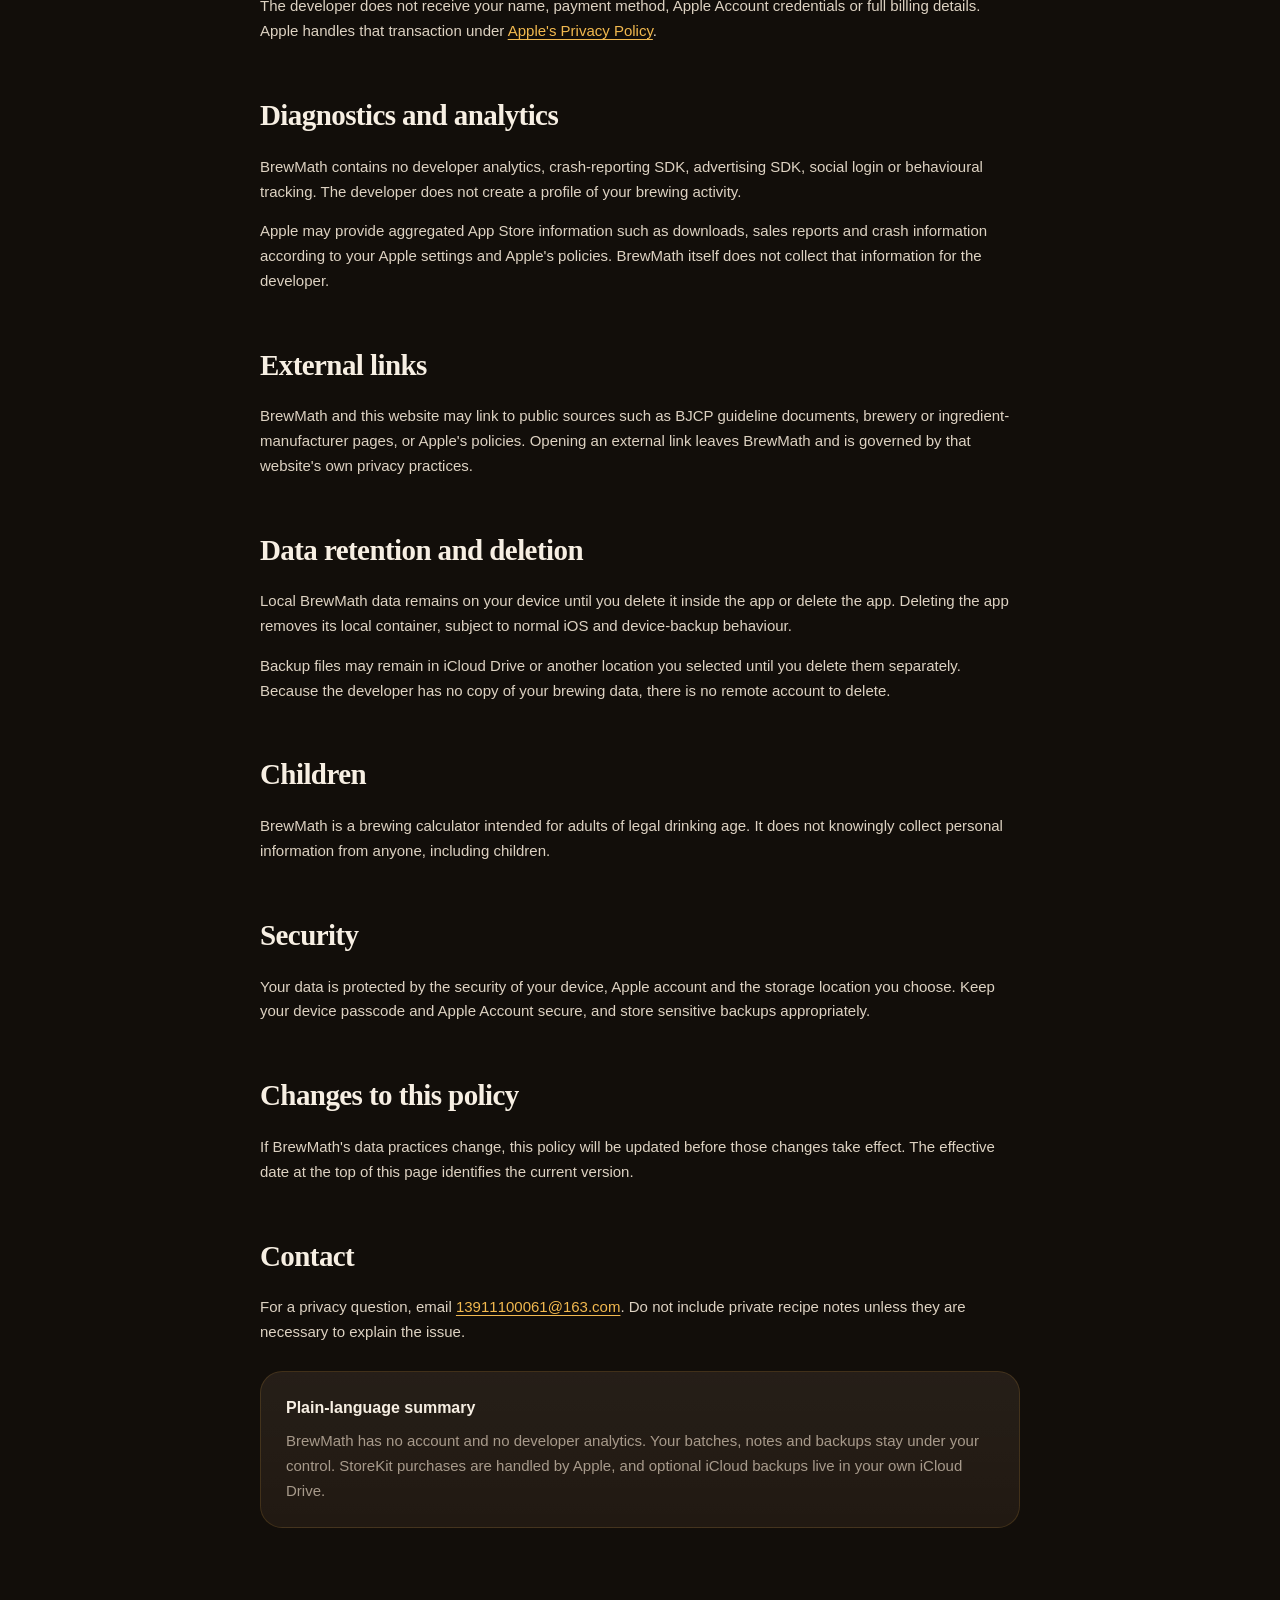
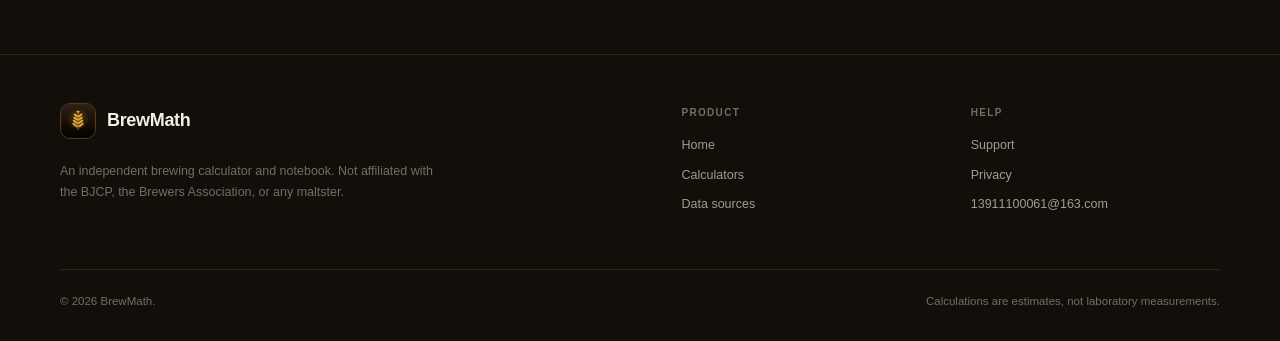
<file: privacy.html>
<!doctype html>
<html lang="en">
<head>
  <meta charset="utf-8">
  <meta name="viewport" content="width=device-width, initial-scale=1">
  <title>BrewMath Privacy Policy — No Account, No Analytics</title>
  <meta name="description" content="BrewMath privacy policy: no developer account system, no analytics, no advertising and no sale of personal data. Brewing data stays on your device or in your own iCloud Drive.">
  <meta name="theme-color" content="#120e0a">
  <meta name="robots" content="index,follow,max-image-preview:large">
  <link rel="canonical" href="https://wbs21.github.io/brewmath/privacy.html">
  <link rel="icon" href="assets/favicon.svg" type="image/svg+xml">
  <link rel="apple-touch-icon" href="assets/app-icon-180.png">
  <link rel="manifest" href="site.webmanifest">
  <link rel="stylesheet" href="styles.css">
  <meta name="apple-itunes-app" content="app-id=6838584763">
  <meta property="og:type" content="article">
  <meta property="og:title" content="BrewMath Privacy Policy">
  <meta property="og:description" content="No account, no analytics, no advertising. Your brewing data stays on your device or in your own iCloud Drive.">
  <meta property="og:url" content="https://wbs21.github.io/brewmath/privacy.html">
  <meta property="og:image" content="https://wbs21.github.io/brewmath/assets/og-image.png">
  <meta name="twitter:card" content="summary_large_image">
  <script type="application/ld+json">
  {
    "@context": "https://schema.org",
    "@type": "WebPage",
    "name": "BrewMath Privacy Policy",
    "url": "https://wbs21.github.io/brewmath/privacy.html",
    "dateModified": "2026-11-26",
    "inLanguage": "en-US",
    "isPartOf": {
      "@type": "WebSite",
      "name": "BrewMath",
      "url": "https://wbs21.github.io/brewmath/"
    }
  }
  </script>
</head>
<body>
  <a class="skip-link" href="#main">Skip to content</a>
  <header class="site-header" data-header>
    <div class="container nav-shell">
      <a class="brand" href="index.html" aria-label="BrewMath home">
        <img src="assets/app-icon-96.png" width="36" height="36" alt="">
        <span>BrewMath</span>
      </a>
      <button class="nav-toggle" type="button" aria-label="Open navigation" aria-expanded="false" aria-controls="site-navigation" data-nav-toggle>
        <svg width="19" height="19" viewBox="0 0 20 20" aria-hidden="true">
          <path d="M3 5h14M3 10h14M3 15h14" fill="none" stroke="currentColor" stroke-width="1.8" stroke-linecap="round"/>
        </svg>
      </button>
      <nav class="site-nav" id="site-navigation" aria-label="Primary navigation" data-nav>
        <a href="index.html#calculators">Calculators</a>
        <a href="data-sources.html">Data sources</a>
        <a href="support.html">Support</a>
        <a href="privacy.html" aria-current="page">Privacy</a>
        <a class="button small" href="https://apps.apple.com/app/brewmath-brew-calculator/id6838584763" data-app-store>
          <span data-store-label>Download on the App Store</span>
        </a>
      </nav>
    </div>
  </header>

  <main id="main">
    <section class="page-hero">
      <div class="container">
        <p class="eyebrow">Privacy policy</p>
        <h1>Your brewing data belongs to you.</h1>
        <p>BrewMath is built without a developer account system, advertising network or analytics SDK. This policy explains what is stored, where it goes and when Apple or iCloud is involved.</p>
        <p class="page-meta">Effective 24 November 2026 · Applies to BrewMath for iPhone and iPad</p>
      </div>
    </section>

    <article class="article">
      <div class="reading">
        <div class="legal-card">
          <p class="lede" style="margin:0">BrewMath does not collect personal data for the developer.</p>
          <p style="margin:10px 0 0;color:var(--muted)">No account. No developer-operated server. No analytics. No advertising. No third-party tracking SDK.</p>
        </div>

        <h2>Information stored on your device</h2>
        <p>BrewMath stores the information you enter in the app's local container, including:</p>
        <ul>
          <li>batches, recipe snapshots, process values and preferences;</li>
          <li>gravity readings, status changes and notes;</li>
          <li>tasting ratings, verdicts and experiment attributions;</li>
          <li>backup files you create and local recovery snapshots.</li>
        </ul>
        <p>This information is not sent to a BrewMath server. The developer has no account, dashboard or remote method to read it.</p>

        <h2>iCloud Drive backups</h2>
        <p>BrewMath can copy backup files to the app's iCloud Drive container when iCloud Drive is enabled and your device is signed in to iCloud. Those files are stored in your own Apple iCloud account under your agreement with Apple.</p>
        <p>The developer does not receive access to that container and cannot inspect, recover or delete your iCloud files remotely. You can manage these files through the Files app or through Apple's iCloud controls.</p>

        <h2>Backups and sharing</h2>
        <p>BrewMath can create human-readable JSON backup files. A backup remains under your control: you may keep it on the device, copy it to iCloud Drive, share it through the system share sheet or store it elsewhere.</p>
        <p>A backup may contain batch names, recipes, notes and tasting information. Treat it as private data and review it before sending it to anyone, including support.</p>

        <h2>Purchases</h2>
        <p>BrewMath Pro is a one-time in-app purchase processed by Apple through StoreKit. BrewMath checks whether a valid entitlement exists so it can unlock or restore paid features.</p>
        <p>The developer does not receive your name, payment method, Apple Account credentials or full billing details. Apple handles that transaction under <a href="https://www.apple.com/legal/privacy/" rel="noopener">Apple's Privacy Policy</a>.</p>

        <h2>Diagnostics and analytics</h2>
        <p>BrewMath contains no developer analytics, crash-reporting SDK, advertising SDK, social login or behavioural tracking. The developer does not create a profile of your brewing activity.</p>
        <p>Apple may provide aggregated App Store information such as downloads, sales reports and crash information according to your Apple settings and Apple's policies. BrewMath itself does not collect that information for the developer.</p>

        <h2>External links</h2>
        <p>BrewMath and this website may link to public sources such as BJCP guideline documents, brewery or ingredient-manufacturer pages, or Apple's policies. Opening an external link leaves BrewMath and is governed by that website's own privacy practices.</p>

        <h2>Data retention and deletion</h2>
        <p>Local BrewMath data remains on your device until you delete it inside the app or delete the app. Deleting the app removes its local container, subject to normal iOS and device-backup behaviour.</p>
        <p>Backup files may remain in iCloud Drive or another location you selected until you delete them separately. Because the developer has no copy of your brewing data, there is no remote account to delete.</p>

        <h2>Children</h2>
        <p>BrewMath is a brewing calculator intended for adults of legal drinking age. It does not knowingly collect personal information from anyone, including children.</p>

        <h2>Security</h2>
        <p>Your data is protected by the security of your device, Apple account and the storage location you choose. Keep your device passcode and Apple Account secure, and store sensitive backups appropriately.</p>

        <h2>Changes to this policy</h2>
        <p>If BrewMath's data practices change, this policy will be updated before those changes take effect. The effective date at the top of this page identifies the current version.</p>

        <h2>Contact</h2>
        <p>For a privacy question, email <a href="mailto:13911100061@163.com" data-support-email data-show-email="true">13911100061@163.com</a>. Do not include private recipe notes unless they are necessary to explain the issue.</p>

        <div class="legal-card">
          <strong>Plain-language summary</strong>
          <p style="margin:8px 0 0;color:var(--muted)">BrewMath has no account and no developer analytics. Your batches, notes and backups stay under your control. StoreKit purchases are handled by Apple, and optional iCloud backups live in your own iCloud Drive.</p>
        </div>
      </div>
    </article>
  </main>

  <footer class="site-footer">
    <div class="container">
      <div class="footer-grid">
        <div class="footer-brand">
          <a class="brand" href="index.html" aria-label="BrewMath home">
            <img src="assets/app-icon-96.png" width="36" height="36" alt="">
            <span>BrewMath</span>
          </a>
          <p>An independent brewing calculator and notebook. Not affiliated with the BJCP, the Brewers Association, or any maltster.</p>
        </div>
        <div class="footer-links">
          <h2>Product</h2>
          <a href="index.html">Home</a>
          <a href="index.html#calculators">Calculators</a>
          <a href="data-sources.html">Data sources</a>
        </div>
        <div class="footer-links">
          <h2>Help</h2>
          <a href="support.html">Support</a>
          <a href="privacy.html">Privacy</a>
          <a href="mailto:13911100061@163.com" data-support-email data-show-email="true">13911100061@163.com</a>
        </div>
      </div>
      <div class="footer-bottom">
        <span>© <span data-current-year>2026</span> BrewMath.</span>
        <span>Calculations are estimates, not laboratory measurements.</span>
      </div>
    </div>
  </footer>
  <script src="config.js"></script>
  <script src="script.js"></script>
</body>
</html>
</file>
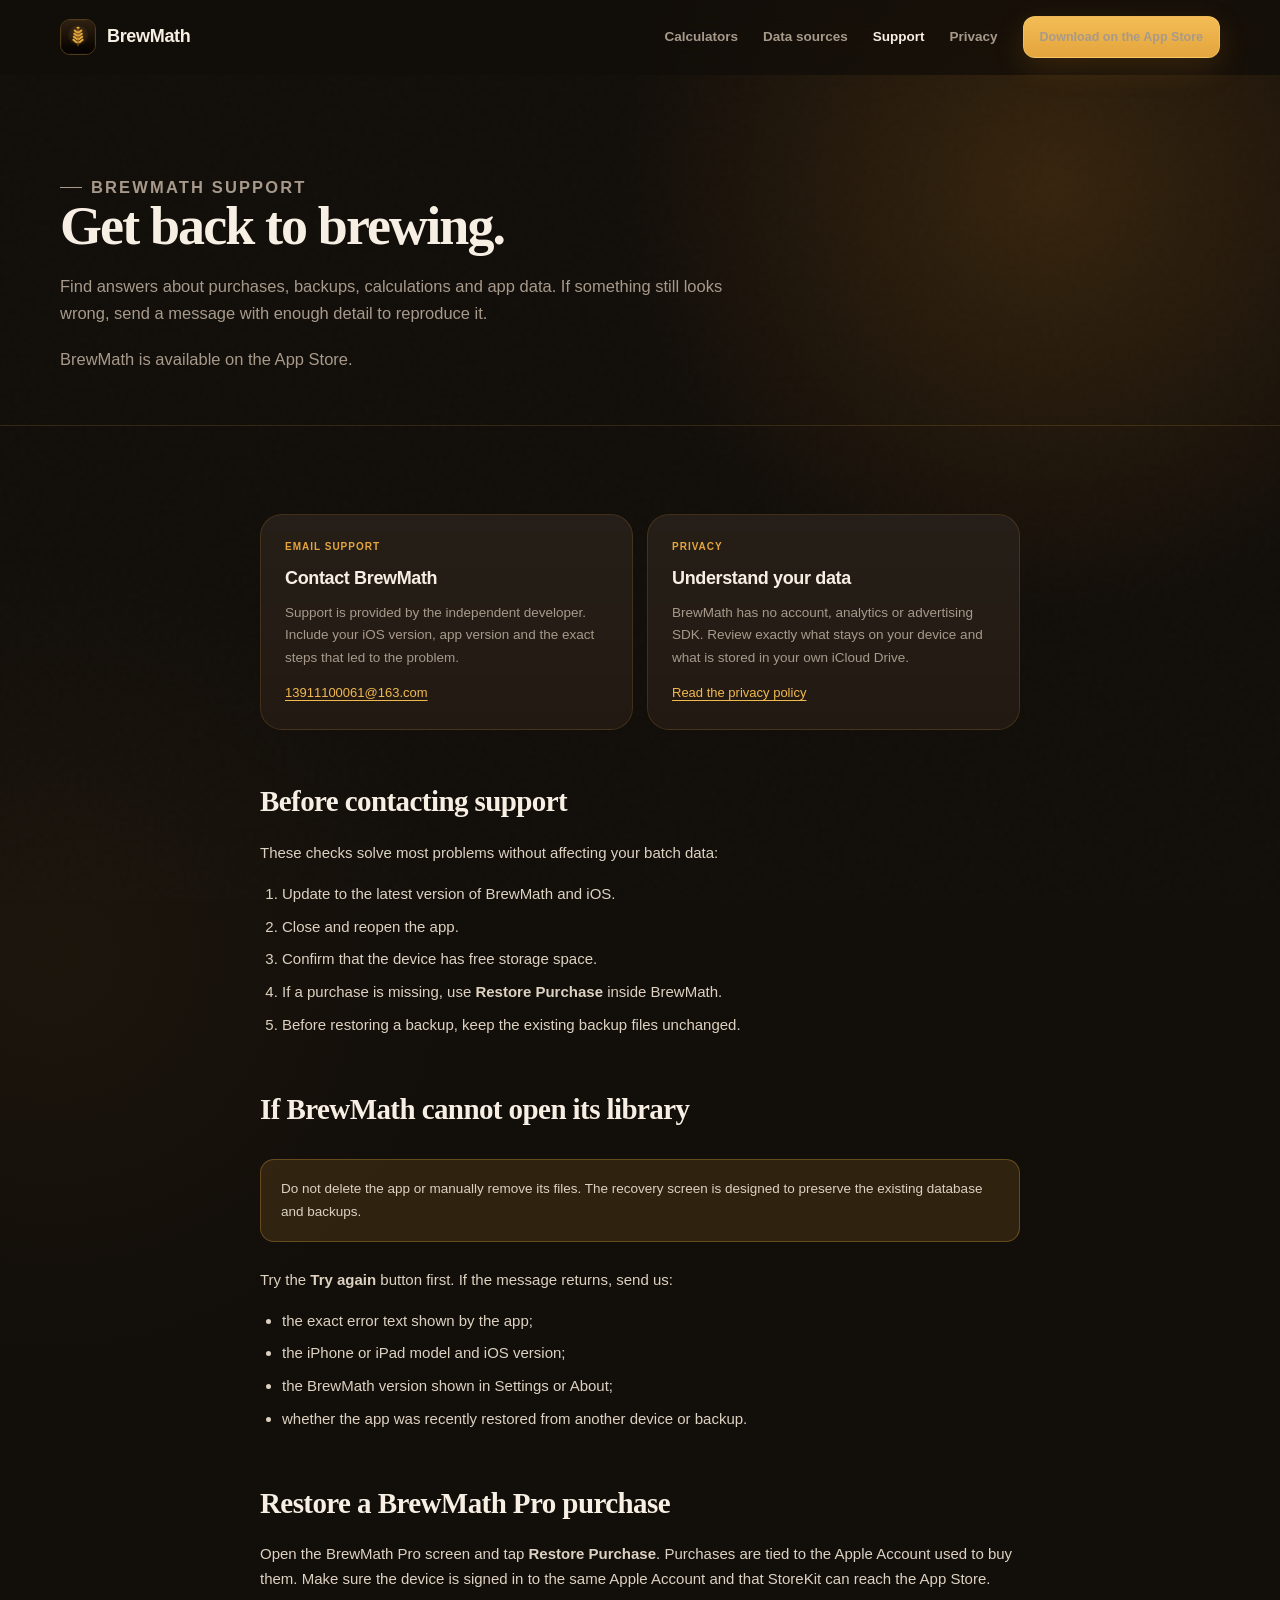
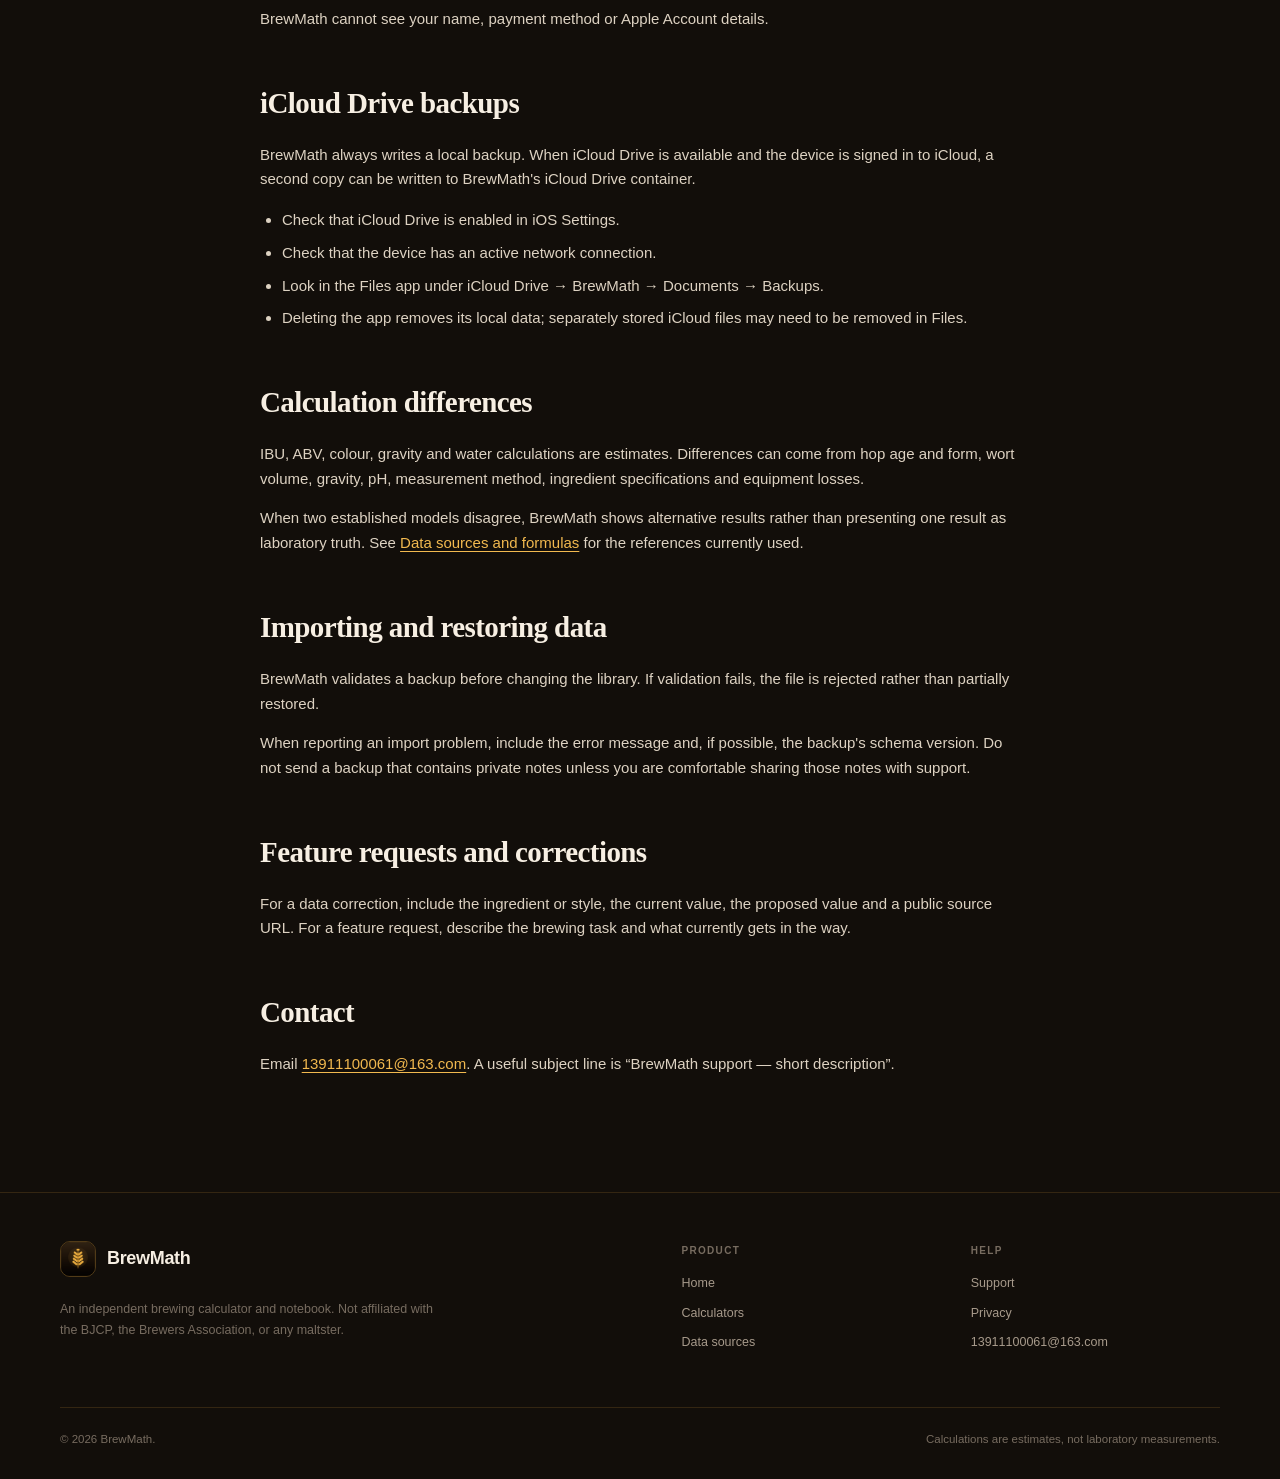
<file: support.html>
<!doctype html>
<html lang="en">
<head>
  <meta charset="utf-8">
  <meta name="viewport" content="width=device-width, initial-scale=1">
  <title>BrewMath Support — Brewing Calculator Help</title>
  <meta name="description" content="Get help with BrewMath for iPhone and iPad: purchases, backups, iCloud Drive, calculations, imports, exports and troubleshooting.">
  <meta name="theme-color" content="#120e0a">
  <meta name="robots" content="index,follow,max-image-preview:large">
  <link rel="canonical" href="https://wbs21.github.io/brewmath/support.html">
  <link rel="icon" href="assets/favicon.svg" type="image/svg+xml">
  <link rel="apple-touch-icon" href="assets/app-icon-180.png">
  <link rel="manifest" href="site.webmanifest">
  <link rel="stylesheet" href="styles.css">
  <meta name="apple-itunes-app" content="app-id=6838584763">
  <meta property="og:type" content="website">
  <meta property="og:title" content="BrewMath Support">
  <meta property="og:description" content="Help with BrewMath purchases, backups, iCloud Drive, calculations and exports.">
  <meta property="og:url" content="https://wbs21.github.io/brewmath/support.html">
  <meta property="og:image" content="https://wbs21.github.io/brewmath/assets/og-image.png">
  <meta name="twitter:card" content="summary_large_image">
  <script type="application/ld+json">
  {
    "@context": "https://schema.org",
    "@type": "WebPage",
    "name": "BrewMath Support",
    "url": "https://wbs21.github.io/brewmath/support.html",
    "description": "Support for the BrewMath homebrew calculator and brew log.",
    "inLanguage": "en-US",
    "isPartOf": {
      "@type": "WebSite",
      "name": "BrewMath",
      "url": "https://wbs21.github.io/brewmath/"
    }
  }
  </script>
</head>
<body>
  <a class="skip-link" href="#main">Skip to content</a>
  <header class="site-header" data-header>
    <div class="container nav-shell">
      <a class="brand" href="index.html" aria-label="BrewMath home">
        <img src="assets/app-icon-96.png" width="36" height="36" alt="">
        <span>BrewMath</span>
      </a>
      <button class="nav-toggle" type="button" aria-label="Open navigation" aria-expanded="false" aria-controls="site-navigation" data-nav-toggle>
        <svg width="19" height="19" viewBox="0 0 20 20" aria-hidden="true">
          <path d="M3 5h14M3 10h14M3 15h14" fill="none" stroke="currentColor" stroke-width="1.8" stroke-linecap="round"/>
        </svg>
      </button>
      <nav class="site-nav" id="site-navigation" aria-label="Primary navigation" data-nav>
        <a href="index.html#calculators">Calculators</a>
        <a href="data-sources.html">Data sources</a>
        <a href="support.html" aria-current="page">Support</a>
        <a href="privacy.html">Privacy</a>
        <a class="button small" href="https://apps.apple.com/app/brewmath-brew-calculator/id6838584763" data-app-store>
          <span data-store-label>Download on the App Store</span>
        </a>
      </nav>
    </div>
  </header>

  <main id="main">
    <section class="page-hero">
      <div class="container">
        <p class="eyebrow">BrewMath support</p>
        <h1>Get back to brewing.</h1>
        <p>Find answers about purchases, backups, calculations and app data. If something still looks wrong, send a message with enough detail to reproduce it.</p>
        <p class="page-meta"><span data-release-status>Available now on the App Store for iPhone and iPad.</span></p>
      </div>
    </section>

    <section class="article">
      <div class="reading">
        <div class="support-cards">
          <article class="support-card">
            <span>Email support</span>
            <h2>Contact BrewMath</h2>
            <p>Support is provided by the independent developer. Include your iOS version, app version and the exact steps that led to the problem.</p>
            <a href="mailto:13911100061@163.com" data-support-email data-show-email="true">13911100061@163.com</a>
          </article>
          <article class="support-card">
            <span>Privacy</span>
            <h2>Understand your data</h2>
            <p>BrewMath has no account, analytics or advertising SDK. Review exactly what stays on your device and what is stored in your own iCloud Drive.</p>
            <a href="privacy.html">Read the privacy policy</a>
          </article>
        </div>

        <h2>Before contacting support</h2>
        <p>These checks solve most problems without affecting your batch data:</p>
        <ol>
          <li>Update to the latest version of BrewMath and iOS.</li>
          <li>Close and reopen the app.</li>
          <li>Confirm that the device has free storage space.</li>
          <li>If a purchase is missing, use <strong>Restore Purchase</strong> inside BrewMath.</li>
          <li>Before restoring a backup, keep the existing backup files unchanged.</li>
        </ol>

        <h2>If BrewMath cannot open its library</h2>
        <div class="note">
          Do not delete the app or manually remove its files. The recovery screen is designed to preserve the existing database and backups.
        </div>
        <p>Try the <strong>Try again</strong> button first. If the message returns, send us:</p>
        <ul>
          <li>the exact error text shown by the app;</li>
          <li>the iPhone or iPad model and iOS version;</li>
          <li>the BrewMath version shown in Settings or About;</li>
          <li>whether the app was recently restored from another device or backup.</li>
        </ul>

        <h2>Restore a BrewMath Pro purchase</h2>
        <p>Open the BrewMath Pro screen and tap <strong>Restore Purchase</strong>. Purchases are tied to the Apple Account used to buy them. Make sure the device is signed in to the same Apple Account and that StoreKit can reach the App Store.</p>
        <p>BrewMath cannot see your name, payment method or Apple Account details.</p>

        <h2>iCloud Drive backups</h2>
        <p>BrewMath always writes a local backup. When iCloud Drive is available and the device is signed in to iCloud, a second copy can be written to BrewMath's iCloud Drive container.</p>
        <ul>
          <li>Check that iCloud Drive is enabled in iOS Settings.</li>
          <li>Check that the device has an active network connection.</li>
          <li>Look in the Files app under iCloud Drive → BrewMath → Documents → Backups.</li>
          <li>Deleting the app removes its local data; separately stored iCloud files may need to be removed in Files.</li>
        </ul>

        <h2>Calculation differences</h2>
        <p>IBU, ABV, colour, gravity and water calculations are estimates. Differences can come from hop age and form, wort volume, gravity, pH, measurement method, ingredient specifications and equipment losses.</p>
        <p>When two established models disagree, BrewMath shows alternative results rather than presenting one result as laboratory truth. See <a href="data-sources.html">Data sources and formulas</a> for the references currently used.</p>

        <h2>Importing and restoring data</h2>
        <p>BrewMath validates a backup before changing the library. If validation fails, the file is rejected rather than partially restored.</p>
        <p>When reporting an import problem, include the error message and, if possible, the backup's schema version. Do not send a backup that contains private notes unless you are comfortable sharing those notes with support.</p>

        <h2>Feature requests and corrections</h2>
        <p>For a data correction, include the ingredient or style, the current value, the proposed value and a public source URL. For a feature request, describe the brewing task and what currently gets in the way.</p>

        <h2>Contact</h2>
        <p>Email <a href="mailto:13911100061@163.com" data-support-email data-show-email="true">13911100061@163.com</a>. A useful subject line is “BrewMath support — short description”.</p>
      </div>
    </section>
  </main>

  <footer class="site-footer">
    <div class="container">
      <div class="footer-grid">
        <div class="footer-brand">
          <a class="brand" href="index.html" aria-label="BrewMath home">
            <img src="assets/app-icon-96.png" width="36" height="36" alt="">
            <span>BrewMath</span>
          </a>
          <p>An independent brewing calculator and notebook. Not affiliated with the BJCP, the Brewers Association, or any maltster.</p>
        </div>
        <div class="footer-links">
          <h2>Product</h2>
          <a href="index.html">Home</a>
          <a href="index.html#calculators">Calculators</a>
          <a href="data-sources.html">Data sources</a>
        </div>
        <div class="footer-links">
          <h2>Help</h2>
          <a href="support.html">Support</a>
          <a href="privacy.html">Privacy</a>
          <a href="mailto:13911100061@163.com" data-support-email data-show-email="true">13911100061@163.com</a>
        </div>
      </div>
      <div class="footer-bottom">
        <span>© <span data-current-year>2026</span> BrewMath.</span>
        <span>Calculations are estimates, not laboratory measurements.</span>
      </div>
    </div>
  </footer>
  <script src="config.js"></script>
  <script src="script.js"></script>
</body>
</html>
</file>
<file: styles.css>
:root {
  --bg: #120e0a;
  --bg-raised: #1a140f;
  --card: #211912;
  --card-strong: #2a2017;
  --amber: #e4a53e;
  --amber-bright: #f2b94f;
  --amber-soft: rgba(228, 165, 62, 0.14);
  --cream: #f7efe3;
  --text: #ddd2c2;
  --muted: #a79a8b;
  --muted-2: #776c60;
  --line: rgba(228, 165, 62, 0.16);
  --line-strong: rgba(228, 165, 62, 0.3);
  --ok: #86b98a;
  --danger: #e48b73;
  --serif: "Iowan Old Style", "Palatino Linotype", Palatino, Georgia, serif;
  --sans: -apple-system, BlinkMacSystemFont, "SF Pro Text", "Helvetica Neue", Arial, sans-serif;
  --mono: "SFMono-Regular", Consolas, "Liberation Mono", monospace;
  --radius: 22px;
  --radius-small: 14px;
  --shadow: 0 30px 80px rgba(0, 0, 0, 0.35);
  --content: 1160px;
  --reading: 760px;
}

*,
*::before,
*::after {
  box-sizing: border-box;
}

html {
  scroll-behavior: smooth;
  scroll-padding-top: 96px;
}

body {
  margin: 0;
  background:
    radial-gradient(circle at 82% 6%, rgba(201, 126, 28, 0.2), transparent 27rem),
    radial-gradient(circle at 4% 31%, rgba(102, 75, 31, 0.12), transparent 25rem),
    var(--bg);
  color: var(--text);
  font: 16px/1.65 var(--sans);
  -webkit-font-smoothing: antialiased;
  text-rendering: optimizeLegibility;
}

body::before {
  position: fixed;
  inset: 0;
  z-index: -1;
  pointer-events: none;
  content: "";
  opacity: 0.15;
  background-image: url("data:image/svg+xml,%3Csvg viewBox='0 0 180 180' xmlns='http://www.w3.org/2000/svg'%3E%3Cfilter id='n'%3E%3CfeTurbulence type='fractalNoise' baseFrequency='.9' numOctaves='2' stitchTiles='stitch'/%3E%3C/filter%3E%3Crect width='100%25' height='100%25' filter='url(%23n)' opacity='.12'/%3E%3C/svg%3E");
}

img {
  display: block;
  max-width: 100%;
  height: auto;
}

a {
  color: var(--amber-bright);
  text-decoration-thickness: 1px;
  text-underline-offset: 3px;
}

a:hover {
  color: #ffd27a;
}

button,
a {
  -webkit-tap-highlight-color: transparent;
}

:focus-visible {
  outline: 3px solid var(--amber-bright);
  outline-offset: 4px;
}

.skip-link {
  position: fixed;
  top: 12px;
  left: 12px;
  z-index: 100;
  padding: 10px 16px;
  color: var(--bg);
  background: var(--amber-bright);
  border-radius: 10px;
  transform: translateY(-150%);
}

.skip-link:focus {
  transform: translateY(0);
}

.container {
  width: min(calc(100% - 40px), var(--content));
  margin-inline: auto;
}

.reading {
  width: min(calc(100% - 40px), var(--reading));
  margin-inline: auto;
}

.site-header {
  position: sticky;
  top: 0;
  z-index: 50;
  border-bottom: 1px solid transparent;
  background: rgba(18, 14, 10, 0.76);
  backdrop-filter: blur(18px) saturate(130%);
}

.site-header.is-scrolled {
  border-color: var(--line);
}

.nav-shell {
  display: flex;
  min-height: 74px;
  align-items: center;
  justify-content: space-between;
  gap: 24px;
}

.brand {
  display: inline-flex;
  align-items: center;
  gap: 11px;
  color: var(--cream);
  font-weight: 650;
  letter-spacing: -0.02em;
  text-decoration: none;
}

.brand img {
  width: 36px;
  height: 36px;
  border: 1px solid var(--line-strong);
  border-radius: 10px;
}

.brand span {
  font-size: 18px;
}

.site-nav {
  display: flex;
  align-items: center;
  gap: 25px;
}

.site-nav a {
  color: var(--muted);
  font-size: 13.5px;
  font-weight: 550;
  text-decoration: none;
}

.site-nav a:hover,
.site-nav a[aria-current="page"] {
  color: var(--cream);
}

.nav-toggle {
  display: none;
  width: 42px;
  height: 42px;
  color: var(--cream);
  background: var(--card);
  border: 1px solid var(--line);
  border-radius: 12px;
  cursor: pointer;
}

.button {
  display: inline-flex;
  min-height: 50px;
  align-items: center;
  justify-content: center;
  gap: 9px;
  padding: 0 21px;
  color: #1b1208;
  background: linear-gradient(180deg, #f3bc54, var(--amber));
  border: 1px solid rgba(255, 223, 153, 0.31);
  border-radius: 14px;
  box-shadow: 0 10px 30px rgba(201, 126, 28, 0.18);
  font-size: 14px;
  font-weight: 750;
  line-height: 1;
  text-decoration: none;
  transition: transform 160ms ease, box-shadow 160ms ease, filter 160ms ease;
}

.button:hover {
  color: #160e05;
  filter: brightness(1.05);
  box-shadow: 0 14px 36px rgba(201, 126, 28, 0.25);
  transform: translateY(-1px);
}

.button.is-disabled {
  color: #c9b99f;
  background: var(--card-strong);
  border-color: var(--line);
  box-shadow: none;
  cursor: default;
  pointer-events: none;
}

.button.secondary {
  color: var(--cream);
  background: rgba(255, 255, 255, 0.025);
  border-color: var(--line-strong);
  box-shadow: none;
}

.button.small {
  min-height: 42px;
  padding-inline: 16px;
  border-radius: 12px;
  font-size: 12.5px;
}

.eyebrow {
  display: flex;
  align-items: center;
  gap: 9px;
  margin: 0 0 14px;
  color: var(--amber);
  font-size: 11.5px;
  font-weight: 750;
  letter-spacing: 0.13em;
  line-height: 1.3;
  text-transform: uppercase;
}

.eyebrow::before {
  width: 22px;
  height: 1px;
  content: "";
  background: currentColor;
}

.hero {
  position: relative;
  overflow: hidden;
  padding: clamp(68px, 9vw, 128px) 0 clamp(76px, 10vw, 140px);
}

.hero::after {
  position: absolute;
  right: -18vw;
  bottom: -30vw;
  width: 64vw;
  height: 64vw;
  content: "";
  border: 1px solid rgba(228, 165, 62, 0.12);
  border-radius: 50%;
  box-shadow:
    0 0 0 7vw rgba(228, 165, 62, 0.025),
    0 0 0 14vw rgba(228, 165, 62, 0.018);
  pointer-events: none;
}

.hero-grid {
  position: relative;
  z-index: 1;
  display: grid;
  align-items: center;
  grid-template-columns: minmax(0, 1.05fr) minmax(320px, 0.95fr);
  gap: clamp(42px, 8vw, 100px);
}

.hero h1,
.page-hero h1 {
  margin: 0;
  color: var(--cream);
  font-family: var(--serif);
  font-weight: 600;
  letter-spacing: -0.045em;
  line-height: 0.99;
}

.hero h1 {
  max-width: 720px;
  font-size: clamp(48px, 7vw, 86px);
}

.hero h1 em {
  color: var(--amber-bright);
  font-style: italic;
  font-weight: 500;
}

.hero-copy {
  max-width: 610px;
  margin: 27px 0 0;
  color: var(--text);
  font-size: clamp(17px, 1.6vw, 20px);
  line-height: 1.58;
}

.hero-actions {
  display: flex;
  flex-wrap: wrap;
  gap: 12px;
  margin-top: 31px;
}

.release-note {
  display: flex;
  align-items: center;
  gap: 9px;
  margin-top: 18px;
  color: var(--muted-2);
  font-size: 12.5px;
}

.status-dot {
  width: 7px;
  height: 7px;
  flex: 0 0 auto;
  background: var(--amber);
  border-radius: 50%;
  box-shadow: 0 0 0 4px var(--amber-soft);
}

.trust-strip {
  display: flex;
  flex-wrap: wrap;
  gap: 11px 22px;
  margin-top: 34px;
  color: var(--muted);
  font-size: 12.5px;
}

.trust-strip span {
  display: inline-flex;
  align-items: center;
  gap: 7px;
}

.trust-strip span::before {
  color: var(--ok);
  content: "✓";
  font-weight: 800;
}

.hero-visual {
  position: relative;
  display: flex;
  align-items: center;
  justify-content: center;
  min-height: 650px;
}

.device {
  position: relative;
  width: min(337px, 78vw);
  padding: 10px;
  background: linear-gradient(145deg, #4d3923, #17100a 32%, #080604);
  border: 1px solid rgba(255, 220, 148, 0.22);
  border-radius: 46px;
  box-shadow: var(--shadow);
}

.device::before {
  position: absolute;
  top: 16px;
  left: 50%;
  z-index: 2;
  width: 82px;
  height: 22px;
  content: "";
  background: #070504;
  border-radius: 20px;
  transform: translateX(-50%);
}

.device img {
  width: 100%;
  border-radius: 37px;
}

.device.float {
  animation: float 7s ease-in-out infinite;
}

.halo {
  position: absolute;
  z-index: -1;
  width: 90%;
  aspect-ratio: 1;
  background: radial-gradient(circle, rgba(228, 165, 62, 0.2), transparent 67%);
  border-radius: 50%;
}

.floating-card {
  position: absolute;
  right: max(-5px, -2vw);
  bottom: 94px;
  width: 196px;
  padding: 16px;
  background: rgba(35, 27, 20, 0.94);
  border: 1px solid var(--line-strong);
  border-radius: 17px;
  box-shadow: 0 18px 50px rgba(0, 0, 0, 0.4);
  backdrop-filter: blur(14px);
}

.floating-card small {
  display: block;
  margin-bottom: 5px;
  color: var(--muted-2);
  font-size: 9px;
  font-weight: 750;
  letter-spacing: 0.09em;
  text-transform: uppercase;
}

.floating-card strong {
  display: block;
  color: var(--cream);
  font-family: var(--serif);
  font-size: 20px;
  font-weight: 600;
  line-height: 1.25;
}

.floating-card span {
  color: var(--amber);
  font-size: 11.5px;
}

.section {
  padding: clamp(72px, 9vw, 118px) 0;
}

.section.tight {
  padding-block: clamp(50px, 6vw, 76px);
}

.section-border {
  border-top: 1px solid var(--line);
}

.section-head {
  display: flex;
  align-items: end;
  justify-content: space-between;
  gap: 28px;
  margin-bottom: 36px;
}

.section-head > div {
  max-width: 720px;
}

.section h2,
.page-hero h1 {
  margin: 0;
  color: var(--cream);
  font-family: var(--serif);
  font-size: clamp(34px, 4.4vw, 54px);
  font-weight: 600;
  letter-spacing: -0.035em;
  line-height: 1.05;
}

.section h2 em {
  color: var(--amber);
  font-style: italic;
}

.section-lead {
  max-width: 700px;
  margin: 16px 0 0;
  color: var(--muted);
  font-size: 16px;
  line-height: 1.7;
}

.feature-grid {
  display: grid;
  grid-template-columns: repeat(4, minmax(0, 1fr));
  gap: 12px;
}

.feature-card,
.content-card,
.faq details,
.support-card,
.legal-card {
  background: linear-gradient(180deg, rgba(255, 255, 255, 0.025), transparent), var(--card);
  border: 1px solid var(--line);
  border-radius: var(--radius);
}

.feature-card {
  min-height: 180px;
  padding: 23px;
}

.feature-icon {
  display: grid;
  width: 38px;
  height: 38px;
  margin-bottom: 23px;
  place-items: center;
  color: var(--amber-bright);
  background: var(--amber-soft);
  border: 1px solid var(--line);
  border-radius: 11px;
  font-family: var(--mono);
  font-size: 12px;
  font-weight: 700;
}

.feature-card h3,
.content-card h3 {
  margin: 0;
  color: var(--cream);
  font-size: 16px;
  font-weight: 650;
  letter-spacing: -0.015em;
}

.feature-card p,
.content-card p {
  margin: 8px 0 0;
  color: var(--muted);
  font-size: 13px;
  line-height: 1.58;
}

.feature-card p code,
.inline-code {
  color: var(--amber-bright);
  font-family: var(--mono);
  font-size: 0.92em;
}

.three-grid {
  display: grid;
  grid-template-columns: repeat(3, minmax(0, 1fr));
  gap: 16px;
}

.story-card {
  position: relative;
  min-height: 500px;
  overflow: hidden;
  background: var(--card);
  border: 1px solid var(--line);
  border-radius: 28px;
}

.story-card .copy {
  position: relative;
  z-index: 2;
  padding: 28px 28px 0;
}

.story-card h3 {
  margin: 0;
  color: var(--cream);
  font-family: var(--serif);
  font-size: 27px;
  font-weight: 600;
  line-height: 1.14;
}

.story-card p {
  margin: 12px 0 0;
  color: var(--muted);
  font-size: 13.5px;
}

.story-card img {
  position: absolute;
  right: 50%;
  bottom: -38%;
  width: 72%;
  border: 1px solid var(--line-strong);
  border-radius: 27px 27px 0 0;
  box-shadow: 0 -20px 60px rgba(0, 0, 0, 0.25);
  transform: translateX(50%);
}

.loop-grid {
  display: grid;
  grid-template-columns: 0.85fr 1.15fr;
  gap: clamp(42px, 8vw, 100px);
  align-items: center;
}

.loop-visual {
  padding: 20px;
  background:
    linear-gradient(145deg, rgba(228, 165, 62, 0.11), transparent 50%),
    var(--card);
  border: 1px solid var(--line);
  border-radius: 28px;
}

.loop-visual img {
  width: 100%;
  border: 1px solid var(--line);
  border-radius: 18px;
}

.step-list {
  display: grid;
  gap: 0;
  margin: 30px 0 0;
  padding: 0;
  list-style: none;
  counter-reset: steps;
}

.step-list li {
  position: relative;
  min-height: 93px;
  padding: 4px 0 25px 66px;
  border-left: 1px solid var(--line-strong);
  counter-increment: steps;
}

.step-list li:last-child {
  min-height: auto;
  border-left-color: transparent;
  padding-bottom: 0;
}

.step-list li::before {
  position: absolute;
  top: -2px;
  left: -18px;
  display: grid;
  width: 35px;
  height: 35px;
  content: counter(steps, decimal-leading-zero);
  place-items: center;
  color: var(--amber-bright);
  background: var(--bg-raised);
  border: 1px solid var(--line-strong);
  border-radius: 50%;
  font-family: var(--mono);
  font-size: 10px;
  font-weight: 750;
}

.step-list h3 {
  margin: 0;
  color: var(--cream);
  font-size: 16px;
}

.step-list p {
  margin: 5px 0 0;
  color: var(--muted);
  font-size: 13px;
}

.compare-grid {
  display: grid;
  grid-template-columns: repeat(2, minmax(0, 1fr));
  gap: 16px;
}

.content-card {
  padding: 31px;
}

.content-card.accent {
  background:
    radial-gradient(circle at 90% 0, rgba(228, 165, 62, 0.14), transparent 19rem),
    var(--card);
  border-color: var(--line-strong);
}

.content-card h3 {
  font-family: var(--serif);
  font-size: 28px;
  font-weight: 600;
}

.plain-list,
.check-list {
  margin: 19px 0 0;
  padding: 0;
  list-style: none;
}

.plain-list li,
.check-list li {
  position: relative;
  margin: 10px 0;
  padding-left: 23px;
  color: var(--text);
  font-size: 13.5px;
}

.plain-list li::before,
.check-list li::before {
  position: absolute;
  left: 0;
  color: var(--amber);
  content: "→";
  font-weight: 800;
}

.check-list li::before {
  color: var(--ok);
  content: "✓";
}

.screenshot-rail {
  display: grid;
  grid-template-columns: repeat(3, minmax(0, 1fr));
  gap: 14px;
}

.screenshot-card {
  position: relative;
  overflow: hidden;
  padding: 10px;
  background: linear-gradient(145deg, #352516, #0c0906);
  border: 1px solid var(--line);
  border-radius: 28px;
}

.screenshot-card img {
  width: 100%;
  border-radius: 20px;
}

.screenshot-card figcaption {
  position: absolute;
  right: 24px;
  bottom: 24px;
  left: 24px;
  padding: 11px 14px;
  color: var(--cream);
  background: rgba(18, 14, 10, 0.84);
  border: 1px solid var(--line);
  border-radius: 10px;
  font-size: 12px;
  backdrop-filter: blur(10px);
}

.faq-list {
  display: grid;
  gap: 10px;
}

.faq details {
  padding: 0 22px;
}

.faq summary {
  position: relative;
  padding: 20px 36px 20px 0;
  color: var(--cream);
  font-size: 15px;
  font-weight: 620;
  cursor: pointer;
  list-style: none;
}

.faq summary::-webkit-details-marker {
  display: none;
}

.faq summary::after {
  position: absolute;
  top: 50%;
  right: 0;
  color: var(--amber);
  content: "+";
  font-size: 22px;
  font-weight: 400;
  transform: translateY(-50%);
}

.faq details[open] summary::after {
  content: "−";
}

.faq details p {
  margin: -3px 0 21px;
  color: var(--muted);
  font-size: 13.5px;
}

.cta-panel {
  position: relative;
  overflow: hidden;
  padding: clamp(42px, 7vw, 76px);
  background:
    radial-gradient(circle at 80% 5%, rgba(228, 165, 62, 0.22), transparent 25rem),
    var(--card);
  border: 1px solid var(--line-strong);
  border-radius: 30px;
  text-align: center;
}

.cta-panel::after {
  position: absolute;
  right: -80px;
  bottom: -160px;
  width: 360px;
  height: 360px;
  content: "";
  border: 1px solid var(--line);
  border-radius: 50%;
}

.cta-panel h2 {
  position: relative;
  z-index: 1;
  max-width: 760px;
  margin-inline: auto;
}

.cta-panel p {
  position: relative;
  z-index: 1;
  max-width: 610px;
  margin: 16px auto 0;
  color: var(--muted);
}

.cta-panel .hero-actions {
  position: relative;
  z-index: 1;
  justify-content: center;
}

.site-footer {
  padding: 48px 0 30px;
  border-top: 1px solid var(--line);
}

.footer-grid {
  display: grid;
  grid-template-columns: 1.4fr repeat(2, 0.6fr);
  gap: 40px;
}

.footer-brand p {
  max-width: 380px;
  margin: 14px 0 0;
  color: var(--muted-2);
  font-size: 12.5px;
}

.footer-links h2 {
  margin: 2px 0 14px;
  color: var(--muted-2);
  font-size: 10px;
  font-weight: 750;
  letter-spacing: 0.13em;
  text-transform: uppercase;
}

.footer-links a {
  display: block;
  width: fit-content;
  margin: 9px 0;
  color: var(--muted);
  font-size: 12.5px;
  text-decoration: none;
}

.footer-links a:hover {
  color: var(--cream);
}

.footer-bottom {
  display: flex;
  justify-content: space-between;
  gap: 20px;
  margin-top: 45px;
  padding-top: 22px;
  color: var(--muted-2);
  border-top: 1px solid var(--line);
  font-size: 11.5px;
}

.page-hero {
  padding: 84px 0 52px;
  border-bottom: 1px solid var(--line);
}

.page-hero p {
  max-width: 690px;
  margin: 18px 0 0;
  color: var(--muted);
  font-size: 16.5px;
}

.page-meta {
  margin-top: 20px;
  color: var(--muted-2);
  font-size: 12px;
}

.article {
  padding: 60px 0 100px;
}

.article h2 {
  margin: 48px 0 13px;
  color: var(--cream);
  font-family: var(--serif);
  font-size: 29px;
  font-weight: 600;
  letter-spacing: -0.02em;
}

.article h2:first-child {
  margin-top: 0;
}

.article h3 {
  margin: 30px 0 9px;
  color: var(--cream);
  font-size: 17px;
}

.article p,
.article li {
  color: var(--text);
  font-size: 15px;
}

.article ul,
.article ol {
  padding-left: 22px;
}

.article li {
  margin: 8px 0;
}

.article .lede {
  color: var(--cream);
  font-family: var(--serif);
  font-size: 24px;
  line-height: 1.45;
}

.article .note {
  margin: 26px 0;
  padding: 18px 20px;
  color: var(--text);
  background: var(--amber-soft);
  border: 1px solid var(--line-strong);
  border-radius: var(--radius-small);
  font-size: 13.5px;
}

.article code {
  padding: 2px 5px;
  color: var(--amber-bright);
  background: var(--amber-soft);
  border-radius: 5px;
  font-family: var(--mono);
  font-size: 0.88em;
}

.support-cards {
  display: grid;
  grid-template-columns: repeat(2, minmax(0, 1fr));
  gap: 14px;
  margin: 28px 0 40px;
}

.support-card {
  padding: 24px;
}

.support-card span {
  display: block;
  margin-bottom: 9px;
  color: var(--amber);
  font-size: 10px;
  font-weight: 750;
  letter-spacing: 0.1em;
  text-transform: uppercase;
}

.support-card h2 {
  margin: 0 0 8px;
  font-family: var(--sans);
  font-size: 18px;
  font-weight: 650;
}

.support-card p {
  margin: 0;
  color: var(--muted);
  font-size: 13.5px;
}

.support-card a {
  display: inline-block;
  margin-top: 13px;
  font-size: 13px;
}

.legal-card {
  margin: 26px 0;
  padding: 23px 25px;
}

.legal-card strong {
  color: var(--cream);
}

.data-table {
  width: 100%;
  margin: 23px 0;
  border-spacing: 0;
  border-collapse: collapse;
  font-size: 13px;
}

.data-table th,
.data-table td {
  padding: 12px 10px;
  border-bottom: 1px solid var(--line);
  text-align: left;
  vertical-align: top;
}

.data-table th {
  color: var(--amber);
  font-size: 10px;
  letter-spacing: 0.09em;
  text-transform: uppercase;
}

.not-found {
  display: grid;
  min-height: calc(100vh - 74px);
  place-items: center;
  padding: 60px 20px;
  text-align: center;
}

.not-found h1 {
  margin: 0;
  color: var(--cream);
  font-family: var(--serif);
  font-size: clamp(64px, 16vw, 180px);
  font-weight: 600;
  line-height: 0.85;
}

.not-found p {
  max-width: 520px;
  margin: 22px auto;
  color: var(--muted);
}

.reveal {
  opacity: 0;
  transform: translateY(18px);
  transition: opacity 650ms ease, transform 650ms ease;
}

.reveal.is-visible {
  opacity: 1;
  transform: none;
}

@keyframes float {
  0%,
  100% {
    transform: translateY(0) rotate(-1.2deg);
  }
  50% {
    transform: translateY(-11px) rotate(0.4deg);
  }
}

@media (max-width: 930px) {
  .hero-grid,
  .loop-grid {
    grid-template-columns: 1fr;
  }

  .hero {
    padding-top: 58px;
  }

  .hero-visual {
    min-height: 610px;
  }

  .feature-grid {
    grid-template-columns: repeat(2, minmax(0, 1fr));
  }

  .three-grid {
    grid-template-columns: 1fr;
  }

  .story-card {
    min-height: 560px;
  }

  .story-card img {
    width: 57%;
    bottom: -31%;
  }

  .footer-grid {
    grid-template-columns: 1fr 1fr;
  }

  .footer-brand {
    grid-column: 1 / -1;
  }
}

@media (max-width: 860px) {
  html {
    scroll-padding-top: 76px;
  }

  .nav-shell {
    min-height: 66px;
  }

  .nav-toggle {
    display: grid;
    place-items: center;
  }

  .site-nav {
    position: absolute;
    top: 66px;
    right: 14px;
    left: 14px;
    display: none;
    align-items: stretch;
    padding: 12px;
    background: rgba(26, 20, 15, 0.98);
    border: 1px solid var(--line);
    border-radius: 17px;
    box-shadow: var(--shadow);
  }

  .site-nav.is-open {
    display: grid;
  }

  .site-nav a {
    padding: 10px 12px;
  }

  .site-nav .button {
    margin-top: 5px;
  }
}

@media (max-width: 740px) {
  .container,
  .reading {
    width: min(calc(100% - 28px), var(--content));
  }

  .hero h1 {
    font-size: clamp(45px, 13vw, 68px);
  }

  .hero-visual {
    min-height: 560px;
  }

  .floating-card {
    right: 0;
    bottom: 55px;
    width: 168px;
  }

  .section-head {
    display: block;
  }

  .section-head .button {
    margin-top: 22px;
  }

  .feature-grid,
  .compare-grid,
  .support-cards,
  .screenshot-rail {
    grid-template-columns: 1fr;
  }

  .feature-card {
    min-height: 0;
  }

  .feature-icon {
    margin-bottom: 17px;
  }

  .story-card {
    min-height: 500px;
  }

  .story-card img {
    width: 67%;
    bottom: -31%;
  }

  .screenshot-rail {
    max-width: 430px;
    margin-inline: auto;
  }

  .footer-grid {
    grid-template-columns: 1fr;
  }

  .footer-bottom {
    display: block;
  }

  .footer-bottom span {
    display: block;
    margin-top: 6px;
  }

  .data-table {
    display: block;
    overflow-x: auto;
  }
}

@media (prefers-reduced-motion: reduce) {
  html {
    scroll-behavior: auto;
  }

  *,
  *::before,
  *::after {
    animation-duration: 0.01ms !important;
    animation-iteration-count: 1 !important;
    transition-duration: 0.01ms !important;
  }

  .reveal {
    opacity: 1;
    transform: none;
  }
}
</file>
